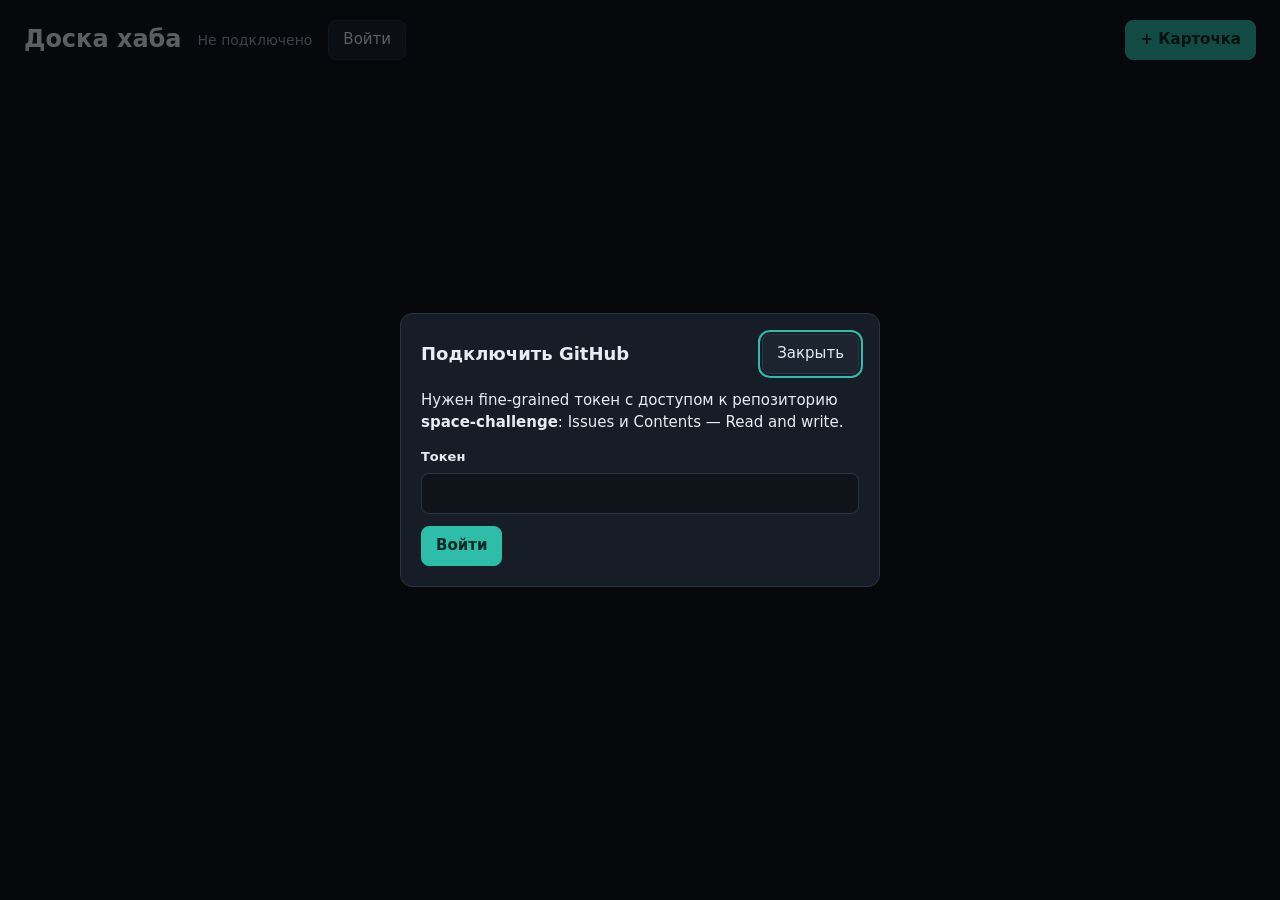
<file: board/index.html>
<!doctype html>
<html lang="ru">
<head>
<meta charset="utf-8">
<meta name="viewport" content="width=device-width, initial-scale=1">
<title>Доска хаба</title>
<link rel="stylesheet" href="style.css?v=9">
</head>
<body>
<header class="top">
  <h1>Доска хаба</h1>
  <span id="conn" class="conn">Не подключено</span>
  <button id="loginBtn" type="button">Войти</button>
  <button id="addBtn" class="primary">+ Карточка</button>
</header>

<main id="board" class="board"></main>

<!-- Вход: токен GitHub хранится только в этом браузере -->
<dialog id="login">
  <form method="dialog" id="loginForm">
    <div class="dlg-head"><h2>Подключить GitHub</h2><button type="button" data-close>Закрыть</button></div>
    <p>Нужен fine-grained токен с доступом к репозиторию <b>space-challenge</b>: Issues и Contents — Read and write.</p>
    <p id="loginError" class="error" hidden></p>
    <label>Токен<input id="tokenInput" type="password" required autocomplete="off"></label>
    <button class="primary">Войти</button>
  </form>
</dialog>

<!-- Новая карточка -->
<dialog id="newCard" class="wide">
  <form id="newForm">
    <div class="dlg-head"><h2 id="formTitle">Новая задача</h2><button type="button" data-close>Закрыть</button></div>
    <div class="grid">
      <div>
        <label>Что сделать<input name="title" required></label>
        <label>Описание<textarea name="body" rows="5" placeholder="Детали, ссылки, критерии готовности. Картинку можно вставить сюда (Ctrl+V)"></textarea></label>
        <p class="hint" id="createHint">Карточка попадёт в «Бэклог». Claude ответит в комментариях: как понял задачу, кому отдаёт и какой ИИ нужен. Работа начнётся после вашего «да».</p>
      <!-- Только при открытии существующей карточки: переписка сверху вниз, поле ответа внизу -->
      <section id="editExtra" hidden>
        <h3>Комментарии</h3>
        <div id="commentForm" class="comment-box">
          <label for="commentText">Новый комментарий</label>
          <textarea id="commentText" name="text" rows="4" placeholder="Сообщение, ссылка или вставьте файл. Enter — отправить, Shift+Enter — новая строка"></textarea>
          <div class="comment-actions">
            <button type="button" id="sendBtn" class="primary">Отправить</button>
            <button type="button" id="attachBtn">Прикрепить файл</button>
            <input type="file" id="attachInput" hidden>
          </div>
        </div>
        <div id="cvComments" class="comments"></div>
        <a id="cvLink" target="_blank" rel="noopener">Открыть на GitHub</a>
      </section>
      </div>
      <aside class="side">
        <div class="field-title">Кто делает</div>
        <div id="whoBoxes" class="chips"></div>
        <p class="hint">Пусто: выберет Claude</p>
        <div class="field-title">Отметки</div>
        <label class="chip"><input type="checkbox" name="blocker"> Блокер запуска</label>
        <label>Статус коротко<input name="status" placeholder="Что сейчас происходит"></label>
        <div class="field-title">ИИ</div>
        <div class="chips">
          <label class="chip"><input type="radio" name="ai" value="claude" checked> Claude</label>
          <label class="chip"><input type="radio" name="ai" value="elevenlabs"> ElevenLabs</label>
          <label class="chip"><input type="radio" name="ai" value="chatgpt"> ChatGPT</label>
        </div>
        <div id="claudeFields">
          <label>Модель ИИ<select name="model"></select></label>
          <label>Мощность<select name="effort"></select></label>
          <p class="hint">Агент работает этой моделью и мощностью. Пусто: выберет Claude</p>
        </div>
        <div id="chatgptFields" hidden>
          <p class="hint">Задача для ChatGPT. Выбор сохранится в GitHub. Автоматический запуск ChatGPT из доски пока не настроен.</p>
        </div>
        <div id="elevenFields" hidden>
          <label>Голос<select name="voice"></select></label>
          <label id="voiceIdField" hidden>ID голоса<input name="voiceId" placeholder="Из библиотеки голосов ElevenLabs"></label>
          <p class="hint">В «Описание» пишите только текст для озвучки. Готовый mp3 придёт ссылкой в комментариях.</p>
        </div>
        <div class="save-row">
          <button id="saveBtn" class="primary">Сохранить</button>
          <button type="button" id="deleteBtn" class="danger" hidden>Удалить</button>
        </div>
      </aside>
    </div>
  </form>
</dialog>


<script src="app.js?v=9"></script>
</body>
</html>
</file>
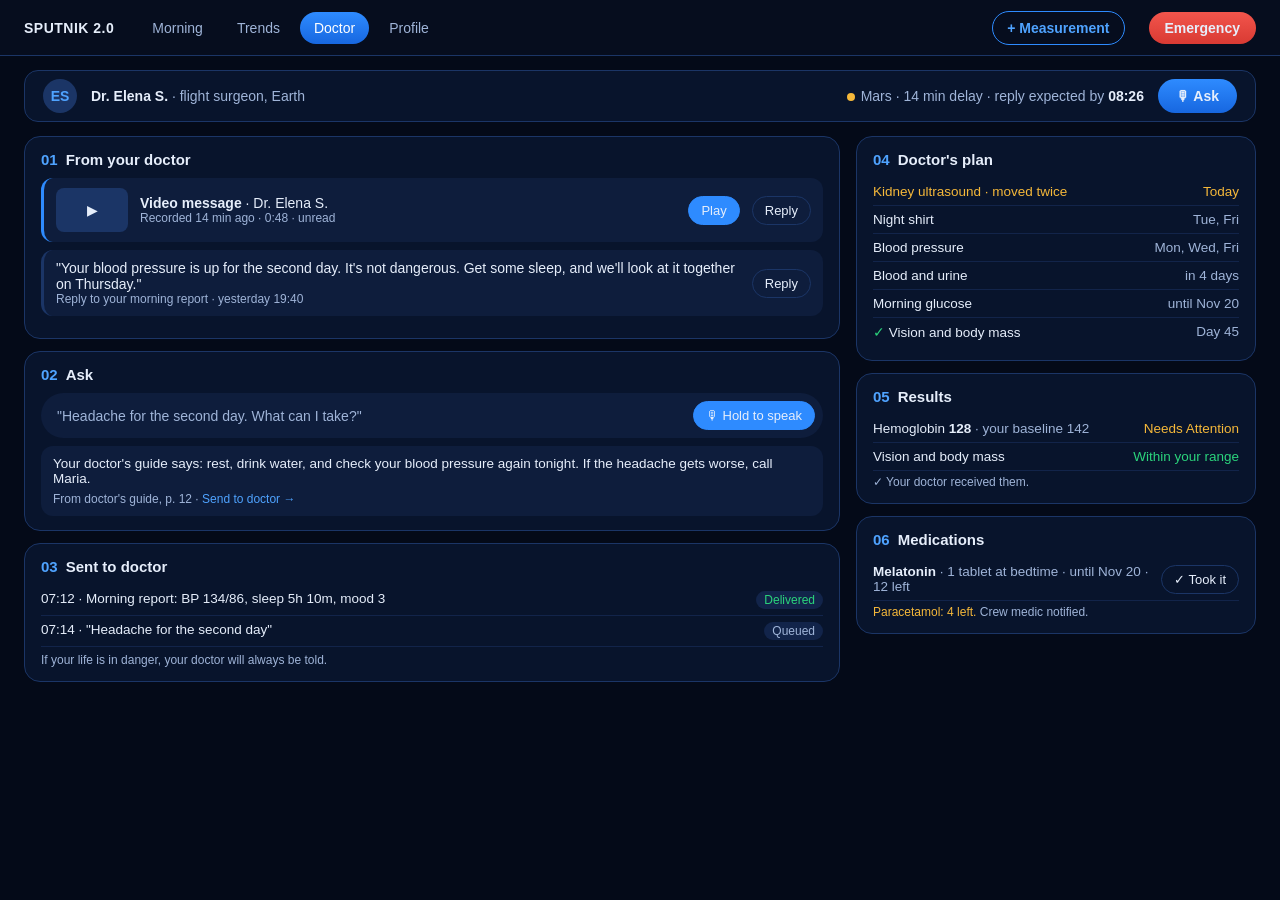
<file: design/vrach/doctor.html>
<!doctype html><html><head><meta charset="utf-8"><style>
*{box-sizing:border-box}body{margin:0;width:1280px;height:719px;background:#040A18;font-family:Inter,Arial,sans-serif;color:#E6EEFB;font-size:14px}
.top{height:56px;background:#060D1E;border-bottom:1px solid #1B3566;display:flex;align-items:center;padding:0 24px;gap:24px}
.logo{font-weight:800;letter-spacing:.5px}.nav{display:flex;gap:6px}.nav span{padding:8px 14px;border-radius:999px;color:#9FB4D8}
.nav .on{background:linear-gradient(#2E8BFF,#1767E0);color:#fff}.sp{flex:1}
.sos{background:linear-gradient(#F2554C,#D93A33);padding:8px 16px;border-radius:999px;font-weight:700}
.add{border:1px solid #2E8BFF;padding:8px 14px;border-radius:999px;color:#4FA3FF;font-weight:600}
.link{margin:14px 24px 0;height:52px;background:#08142C;border:1px solid #1B3566;border-radius:14px;display:flex;align-items:center;padding:0 18px;gap:14px}
.av{width:34px;height:34px;border-radius:50%;background:#1B3566;display:grid;place-items:center;font-weight:700;color:#4FA3FF}
.mut{color:#9FB4D8}.dot{width:8px;height:8px;border-radius:50%;background:#F5B83A;display:inline-block;margin-right:6px}
.ask{background:linear-gradient(#2E8BFF,#1767E0);padding:9px 18px;border-radius:999px;font-weight:700}
.grid{display:grid;grid-template-columns:1fr 400px;gap:16px;margin:14px 24px}
.card{background:#08142C;border:1px solid #1B3566;border-radius:16px;padding:14px 16px;margin-bottom:12px}
h3{margin:0 0 10px;font-size:15px}h3 b{color:#4FA3FF;margin-right:8px}
.msg{background:#0E1D3C;border-radius:12px;padding:10px 12px;margin-bottom:8px;border-left:3px solid #2E8BFF;display:flex;gap:12px;align-items:center}
.msg.read{border-left-color:#1B3566}.btn{border:1px solid #1B3566;padding:6px 12px;border-radius:999px;font-size:13px;white-space:nowrap}
.btn.p{background:#2E8BFF;border-color:#2E8BFF}
.field{display:flex;gap:10px;align-items:center;background:#0E1D3C;border-radius:999px;padding:8px 8px 8px 16px}
.ans{margin-top:8px;font-size:13.5px;background:#0E1D3C;border-radius:12px;padding:10px 12px}
.tag{font-size:12px;color:#9FB4D8}
.row{display:flex;justify-content:space-between;padding:6px 0;border-bottom:1px solid #12244A;font-size:13.5px}.row:last-child{border:0}
.ok{color:#2BD47C}.warn{color:#F5B83A}
.st{font-size:12px;padding:2px 8px;border-radius:999px;background:#12244A;color:#9FB4D8}
.st.g{color:#2BD47C}
</style></head><body>
<div class="top"><span class="logo">SPUTNIK 2.0</span><div class="nav"><span>Morning</span><span>Trends</span><span class="on">Doctor</span><span>Profile</span></div><span class="sp"></span><span class="add">+ Measurement</span><span class="sos">Emergency</span></div>
<div class="link"><div class="av">ES</div><div><b>Dr. Elena S.</b> <span class="mut">· flight surgeon, Earth</span></div><span class="sp"></span>
<span class="mut"><span class="dot"></span>Mars · 14 min delay · reply expected by <b style="color:#E6EEFB">08:26</b></span><span class="ask">🎙 Ask</span></div>
<div class="grid"><div>
<div class="card"><h3><b>01</b>From your doctor</h3>
<div class="msg"><div style="width:72px;height:44px;border-radius:8px;background:#1B3566;display:grid;place-items:center">▶</div><div style="flex:1"><b>Video message</b> · Dr. Elena S.<div class="tag">Recorded 14 min ago · 0:48 · unread</div></div><span class="btn p">Play</span><span class="btn">Reply</span></div>
<div class="msg read"><div style="flex:1">"Your blood pressure is up for the second day. It's not dangerous. Get some sleep, and we'll look at it together on Thursday."<div class="tag">Reply to your morning report · yesterday 19:40</div></div><span class="btn">Reply</span></div></div>
<div class="card"><h3><b>02</b>Ask</h3>
<div class="field"><span class="mut" style="flex:1">"Headache for the second day. What can I take?"</span><span class="btn p">🎙 Hold to speak</span></div>
<div class="ans">Your doctor's guide says: rest, drink water, and check your blood pressure again tonight. If the headache gets worse, call Maria.<div class="tag" style="margin-top:6px">From doctor's guide, p. 12 · <span style="color:#4FA3FF">Send to doctor →</span></div></div></div>
<div class="card"><h3><b>03</b>Sent to doctor</h3>
<div class="row"><span>07:12 · Morning report: BP 134/86, sleep 5h 10m, mood 3</span><span class="st g">Delivered</span></div>
<div class="row"><span>07:14 · "Headache for the second day"</span><span class="st">Queued</span></div>
<div class="tag" style="margin-top:6px">If your life is in danger, your doctor will always be told.</div></div>
</div><div>
<div class="card"><h3><b>04</b>Doctor's plan</h3>
<div class="row"><span class="warn">Kidney ultrasound · moved twice</span><span class="warn">Today</span></div>
<div class="row"><span>Night shirt</span><span class="mut">Tue, Fri</span></div>
<div class="row"><span>Blood pressure</span><span class="mut">Mon, Wed, Fri</span></div>
<div class="row"><span>Blood and urine</span><span class="mut">in 4 days</span></div>
<div class="row"><span>Morning glucose</span><span class="mut">until Nov 20</span></div>
<div class="row"><span><span class="ok">✓</span> Vision and body mass</span><span class="mut">Day 45</span></div></div>
<div class="card"><h3><b>05</b>Results</h3>
<div class="row"><span>Hemoglobin <b>128</b> <span class="mut">· your baseline 142</span></span><span class="warn">Needs Attention</span></div>
<div class="row"><span>Vision and body mass</span><span class="ok">Within your range</span></div>
<div class="tag" style="margin-top:4px">✓ Your doctor received them.</div></div>
<div class="card"><h3><b>06</b>Medications</h3>
<div class="row" style="align-items:center"><span><b>Melatonin</b> <span class="mut">· 1 tablet at bedtime · until Nov 20 · 12 left</span></span><span class="btn">✓ Took it</span></div>
<div class="tag" style="margin-top:4px"><span class="warn">Paracetamol: 4 left.</span> Crew medic notified.</div></div>
</div></div></body></html>
</file>
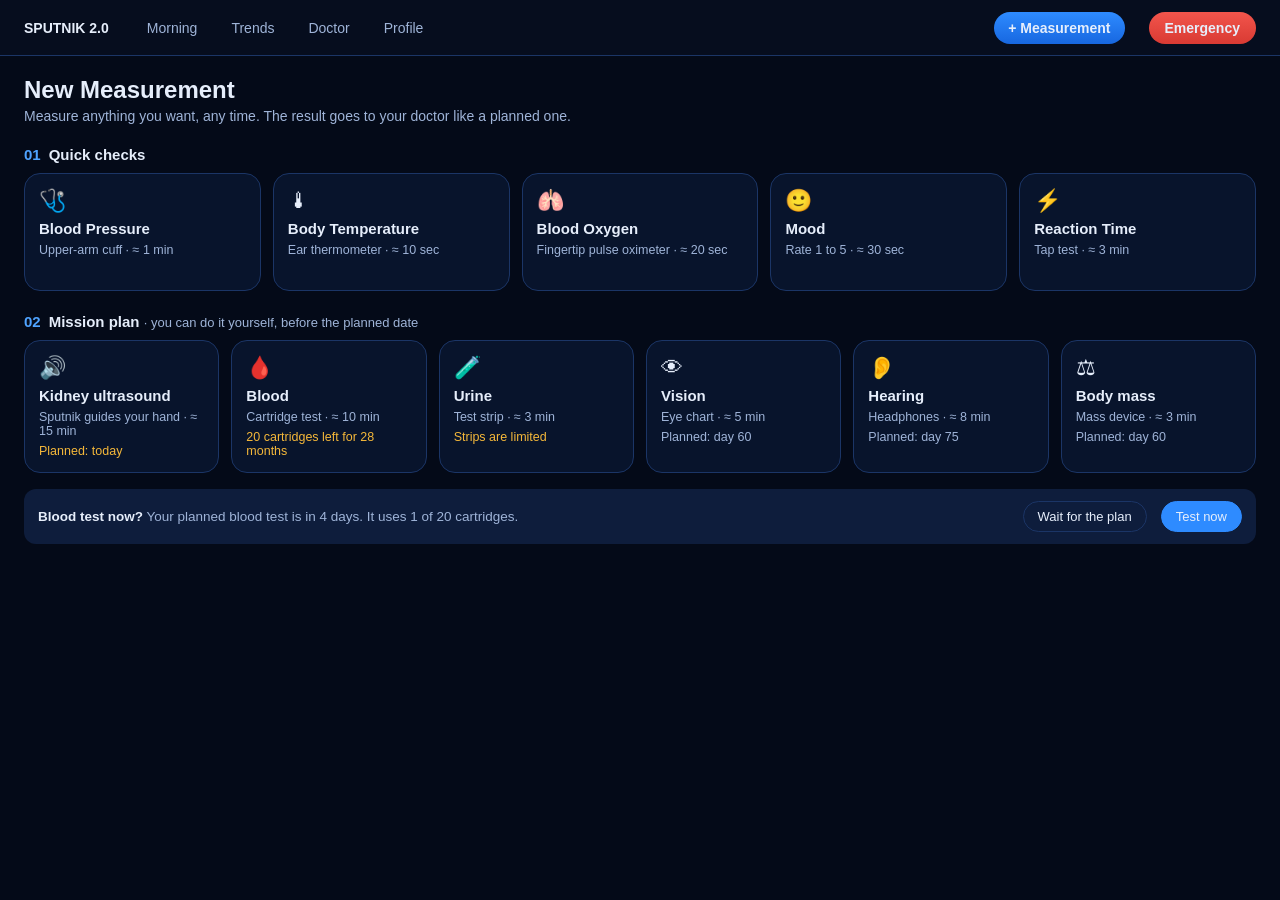
<file: design/vrach/zamer.html>
<!doctype html><html><head><meta charset="utf-8"><style>
*{box-sizing:border-box}body{margin:0;width:1280px;height:719px;background:#040A18;font-family:Inter,Arial,sans-serif;color:#E6EEFB;font-size:14px}
.top{height:56px;background:#060D1E;border-bottom:1px solid #1B3566;display:flex;align-items:center;padding:0 24px;gap:24px}
.logo{font-weight:800}.nav{display:flex;gap:6px}.nav span{padding:8px 14px;border-radius:999px;color:#9FB4D8}.sp{flex:1}
.sos{background:linear-gradient(#F2554C,#D93A33);padding:8px 16px;border-radius:999px;font-weight:700}
.add{background:linear-gradient(#2E8BFF,#1767E0);padding:8px 14px;border-radius:999px;font-weight:700}
.wrap{margin:20px 24px}h2{margin:0 0 4px;font-size:24px}.mut{color:#9FB4D8}
h3{margin:22px 0 10px;font-size:15px}h3 b{color:#4FA3FF;margin-right:8px}
.g{display:grid;gap:12px}.g5{grid-template-columns:repeat(5,1fr)}.g6{grid-template-columns:repeat(6,1fr)}
.c{background:#08142C;border:1px solid #1B3566;border-radius:16px;padding:14px;min-height:118px;display:flex;flex-direction:column;gap:6px}
.c b{font-size:15px}.t{font-size:12.5px;color:#9FB4D8}.ic{font-size:22px}
.w{color:#F5B83A;font-size:12.5px}.ask{margin-top:auto;font-size:12.5px;color:#4FA3FF}
.note{margin-top:16px;background:#0E1D3C;border-radius:12px;padding:12px 14px;font-size:13.5px;display:flex;gap:14px;align-items:center}
.btn{border:1px solid #1B3566;padding:7px 14px;border-radius:999px;font-size:13px}.btn.p{background:#2E8BFF;border-color:#2E8BFF}
</style></head><body>
<div class="top"><span class="logo">SPUTNIK 2.0</span><div class="nav"><span>Morning</span><span>Trends</span><span>Doctor</span><span>Profile</span></div><span class="sp"></span><span class="add">+ Measurement</span><span class="sos">Emergency</span></div>
<div class="wrap"><h2>New Measurement</h2><div class="mut">Measure anything you want, any time. The result goes to your doctor like a planned one.</div>
<h3><b>01</b>Quick checks</h3><div class="g g5">
<div class="c"><span class="ic">🩺</span><b>Blood Pressure</b><span class="t">Upper-arm cuff · ≈ 1 min</span></div>
<div class="c"><span class="ic">🌡</span><b>Body Temperature</b><span class="t">Ear thermometer · ≈ 10 sec</span></div>
<div class="c"><span class="ic">🫁</span><b>Blood Oxygen</b><span class="t">Fingertip pulse oximeter · ≈ 20 sec</span></div>
<div class="c"><span class="ic">🙂</span><b>Mood</b><span class="t">Rate 1 to 5 · ≈ 30 sec</span></div>
<div class="c"><span class="ic">⚡</span><b>Reaction Time</b><span class="t">Tap test · ≈ 3 min</span></div></div>
<h3><b>02</b>Mission plan <span class="mut" style="font-weight:400;font-size:13px">· you can do it yourself, before the planned date</span></h3><div class="g g6">
<div class="c"><span class="ic">🔊</span><b>Kidney ultrasound</b><span class="t">Sputnik guides your hand · ≈ 15 min</span><span class="w">Planned: today</span></div>
<div class="c"><span class="ic">🩸</span><b>Blood</b><span class="t">Cartridge test · ≈ 10 min</span><span class="w">20 cartridges left for 28 months</span></div>
<div class="c"><span class="ic">🧪</span><b>Urine</b><span class="t">Test strip · ≈ 3 min</span><span class="w">Strips are limited</span></div>
<div class="c"><span class="ic">👁</span><b>Vision</b><span class="t">Eye chart · ≈ 5 min</span><span class="t">Planned: day 60</span></div>
<div class="c"><span class="ic">👂</span><b>Hearing</b><span class="t">Headphones · ≈ 8 min</span><span class="t">Planned: day 75</span></div>
<div class="c"><span class="ic">⚖</span><b>Body mass</b><span class="t">Mass device · ≈ 3 min</span><span class="t">Planned: day 60</span></div></div>
<div class="note"><span style="flex:1"><b>Blood test now?</b> <span class="mut">Your planned blood test is in 4 days. It uses 1 of 20 cartridges.</span></span><span class="btn">Wait for the plan</span><span class="btn p">Test now</span></div>
</div></body></html>
</file>
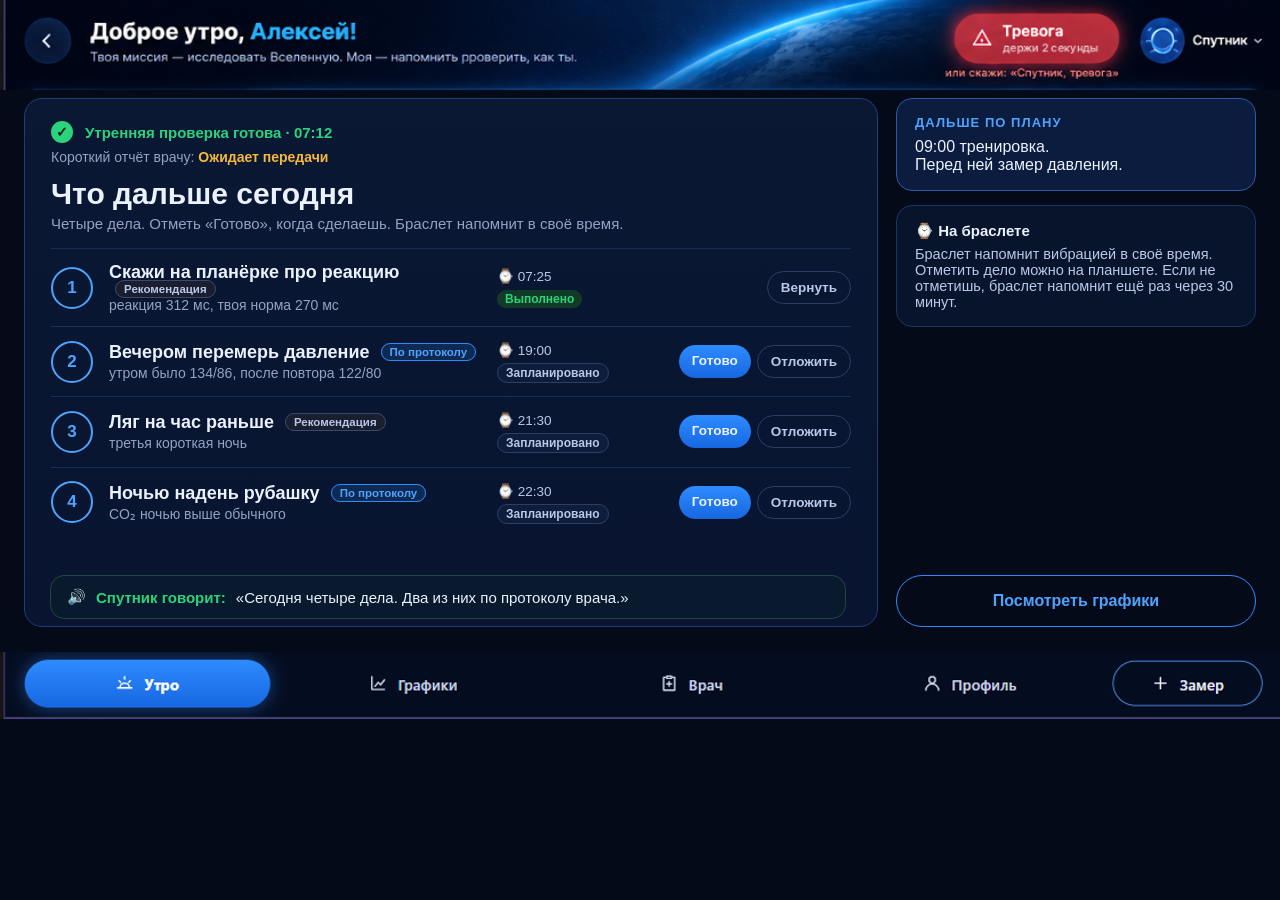
<file: design/prinyato/html/dalshe.html>
<html><head><meta charset="utf-8"><style>
body{margin:0;width:1280px;height:719px;background:#040A18;font-family:Inter,sans-serif;color:#EAF1FF;position:relative;overflow:hidden}
.hdr{position:absolute;top:0;left:0;width:1280px;height:90px;background:url(hdr.png)}
.menu{position:absolute;bottom:0;left:0;width:1280px;height:80px;background:url(menu.png)}
.wrap{position:absolute;top:98px;left:24px;right:24px;bottom:92px;display:grid;grid-template-columns:1fr 360px;gap:18px}
.card{background:linear-gradient(180deg,#0A1834,#081430);border:1px solid #1E3E78;border-radius:18px;padding:22px 26px;position:relative}
.done{display:flex;align-items:center;gap:12px;font-size:15px;color:#2BD47C;font-weight:600}
.done i{width:22px;height:22px;border-radius:50%;background:#2BD47C;color:#062014;font-style:normal;display:grid;place-items:center;font-size:14px;font-weight:800}
h1{font-size:30px;margin:12px 0 4px}
.sub{color:#93A3C4;font-size:15px;margin-bottom:16px}
.it{display:grid;grid-template-columns:44px 1fr 150px 190px;gap:14px;align-items:center;padding:13px 0;border-top:1px solid #16305E}
.n{width:38px;height:38px;border-radius:50%;border:2px solid #4FA3FF;color:#4FA3FF;display:grid;place-items:center;font-weight:700;font-size:17px}
.it.now .n{border-color:#F5B83A;color:#F5B83A}
.t{font-size:18px;font-weight:600}.t small{display:block;font-size:14px;color:#93A3C4;font-weight:400;margin-top:2px}
.br{justify-self:end;display:flex;align-items:center;gap:8px;font-size:13.5px;color:#B8C8E8;background:#0E1D3C;border:1px solid #1E3E78;border-radius:999px;padding:6px 12px}
.br svg{width:16px;height:16px}
.side{display:flex;flex-direction:column;gap:14px}
.plan{background:#0B1C3E;border:1px solid #2A5AA8;border-radius:16px;padding:16px 18px}
.plan b{color:#4FA3FF;font-size:13px;letter-spacing:.08em}
.plan p{margin:8px 0 0;font-size:16px}
.wb{background:#08142C;border:1px solid #1B3566;border-radius:16px;padding:16px 18px;font-size:14.5px;color:#B8C8E8}
.wb .w{display:flex;gap:10px;align-items:center;font-weight:700;color:#EAF1FF;font-size:15px;margin-bottom:6px}
.btn{margin-top:auto;height:56px;border-radius:999px;background:linear-gradient(180deg,#2E8BFF,#1767E0);display:grid;place-items:center;font-weight:700;font-size:17px}
.say{position:absolute;left:24px;right:24px;bottom:96px;height:0}
.sp{position:absolute;left:26px;right:26px;bottom:18px;background:#0A1A2E;border:1px solid #1D4A3A;border-radius:14px;padding:12px 16px;font-size:15px;display:flex;gap:10px;align-items:center}
.sp b{color:#2BD47C}
.dots{margin-left:auto;display:flex;gap:6px}.dots i{width:8px;height:8px;border-radius:50%;background:#2A3E66}.dots i.on{background:#2BD47C}
.rep{font-size:14px;color:#93A3C4;margin-top:6px}.rep em{font-style:normal;font-weight:700;color:#F5B83A}
.tag{white-space:nowrap;font-size:11.5px;font-weight:700;padding:2px 8px;border-radius:999px;margin-left:6px;vertical-align:2px}.tag.p{background:#0E2A52;color:#4FA3FF;border:1px solid #2E8BFF}.tag.r{background:#1A1E2E;color:#B8C8E8;border:1px solid #3A4A6A}
.tm{font-size:13.5px;color:#B8C8E8;line-height:1.7}.st{font-style:normal;font-size:12px;font-weight:700;padding:2px 8px;border-radius:999px}.st.d{background:#123A28;color:#2BD47C}.st.q{background:#0E1D3C;color:#B8C8E8;border:1px solid #2A3E66}.st.w{background:#3A2A0E;color:#F5B83A}
.acts{display:flex;gap:6px;justify-self:end}.b1,.b2{font-size:13.5px;font-weight:700;padding:8px 13px;border-radius:999px}.b1{background:linear-gradient(180deg,#2E8BFF,#1767E0)}.b2{border:1px solid #2A3E66;color:#B8C8E8}.ok{color:#2BD47C;font-weight:700;font-size:14px}
.btn2{margin-top:auto;height:50px;border-radius:999px;border:1px solid #2E8BFF;color:#4FA3FF;display:grid;place-items:center;font-weight:700;font-size:16px}
</style></head><body>
<div class="hdr"></div>
<div class="wrap">
 <div class="card">
  <div class="done"><i>✓</i>Утренняя проверка готова · 07:12</div><div class="rep">Короткий отчёт врачу: <em>Ожидает передачи</em></div>
  <h1>Что дальше сегодня</h1>
  <div class="sub">Четыре дела. Отметь «Готово», когда сделаешь. Браслет напомнит в своё время.</div>
<div class="it"><div class="n">1</div><div class="t">Скажи на планёрке про реакцию <span class="tag r">Рекомендация</span><small>реакция 312 мс, твоя норма 270 мс</small></div><div class="tm">⌚ 07:25<br><em class="st d">Выполнено</em></div><div class="acts"><span class="b2">Вернуть</span></div></div>
<div class="it"><div class="n">2</div><div class="t">Вечером перемерь давление <span class="tag p">По протоколу</span><small>утром было 134/86, после повтора 122/80</small></div><div class="tm">⌚ 19:00<br><em class="st q">Запланировано</em></div><div class="acts"><span class="b1">Готово</span><span class="b2">Отложить</span></div></div>
<div class="it"><div class="n">3</div><div class="t">Ляг на час раньше <span class="tag r">Рекомендация</span><small>третья короткая ночь</small></div><div class="tm">⌚ 21:30<br><em class="st q">Запланировано</em></div><div class="acts"><span class="b1">Готово</span><span class="b2">Отложить</span></div></div>
<div class="it"><div class="n">4</div><div class="t">Ночью надень рубашку <span class="tag p">По протоколу</span><small>CO₂ ночью выше обычного</small></div><div class="tm">⌚ 22:30<br><em class="st q">Запланировано</em></div><div class="acts"><span class="b1">Готово</span><span class="b2">Отложить</span></div></div>
 </div>
 <div class="side">
  <div class="plan"><b>ДАЛЬШЕ ПО ПЛАНУ</b><p>09:00 тренировка.<br>Перед ней замер давления.</p></div>
  <div class="wb"><div class="w">⌚ На браслете</div>Браслет напомнит вибрацией в своё время. Отметить дело можно на планшете. Если не отметишь, браслет напомнит ещё раз через 30 минут.</div>
  <div class="btn2">Посмотреть графики</div>
 </div>
</div>
<div class="sp" style="bottom:100px;left:50px;right:434px"><span style="color:#2BD47C">🔊</span><b>Спутник говорит:</b>«Сегодня четыре дела. Два из них по протоколу врача.»</div>
<div class="menu"></div><div style="position:absolute;left:0;right:0;top:632px;height:20px;background:#040A18"></div>
</body></html>
</file>
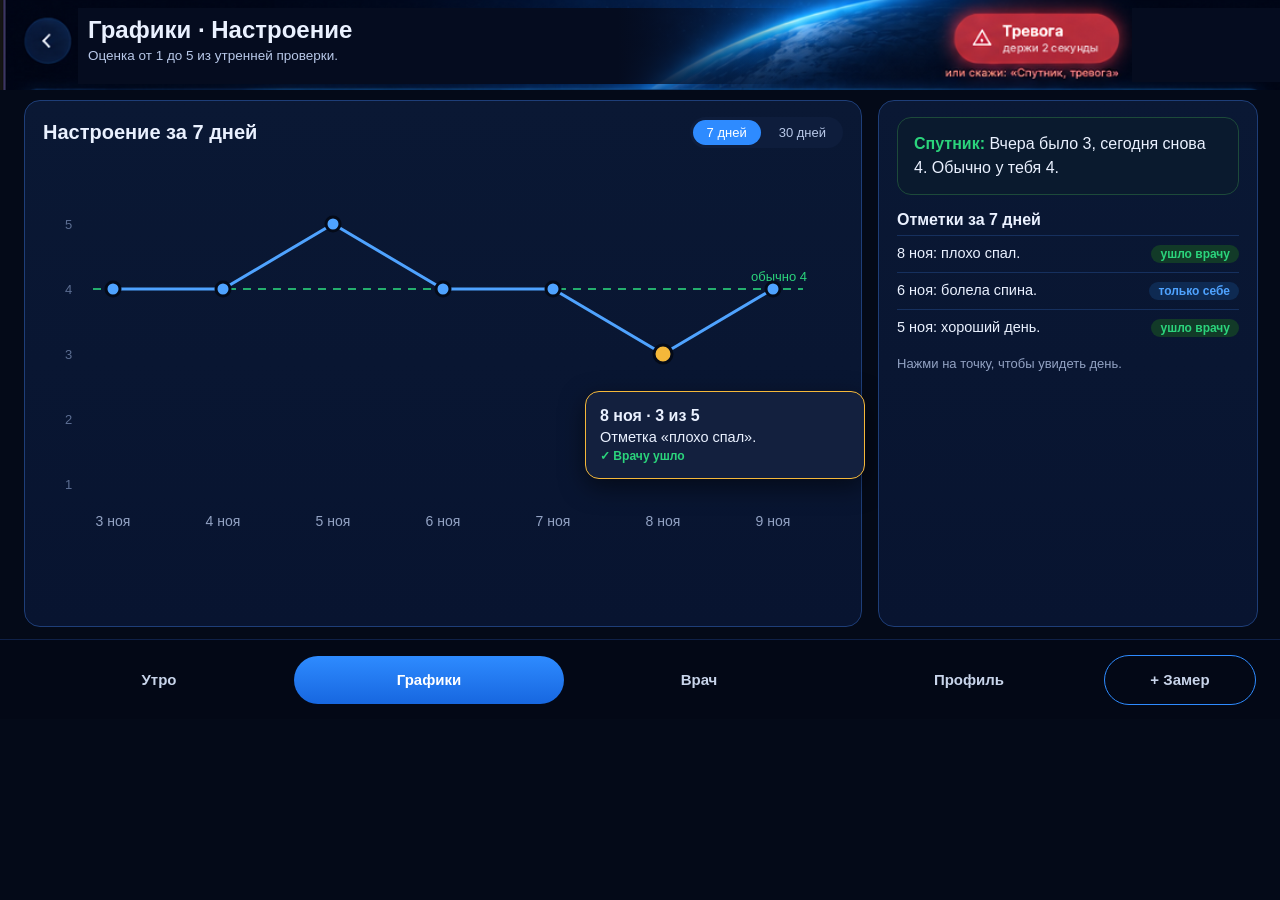
<file: design/prinyato/html/grafik-nastroenie.html>
<html><head><meta charset="utf-8"><style>body{margin:0;width:1280px;height:719px;background:#040A18;font-family:Inter,sans-serif;color:#EAF1FF;position:relative;overflow:hidden}
.hdr{position:absolute;top:0;left:0;width:1280px;height:90px;background:url(hdr.png)}.ht{position:absolute;left:78px;top:8px;width:720px;height:76px;background:linear-gradient(90deg,#050C1F 75%,rgba(5,12,31,0));padding:8px 10px;box-sizing:border-box}.ht h1{margin:0;font-size:24px}.ht p{margin:4px 0 0;font-size:13.5px;color:#B8C8E8}
.nocar{position:absolute;left:1132px;top:8px;width:148px;height:74px;background:#050C1F}
.wrap{position:absolute;top:100px;left:24px;right:24px;bottom:92px;display:grid;grid-template-columns:1fr 380px;gap:16px}
.card{background:linear-gradient(180deg,#0A1834,#081430);border:1px solid #1E3E78;border-radius:16px;padding:16px 18px;position:relative}
.seg{display:flex;gap:4px;background:#0E1D3C;border-radius:999px;padding:3px;font-size:13px;width:max-content}.seg i{font-style:normal;padding:5px 14px;border-radius:999px;color:#B8C8E8}.seg i.on{background:#2E8BFF;color:#fff}
.pop{position:absolute;left:560px;top:290px;width:250px;background:#13203E;border:1px solid #F5B83A;border-radius:14px;padding:12px 14px;font-size:14.5px;line-height:1.45;box-shadow:0 8px 24px rgba(0,0,0,.5)}.pop b{font-size:16px}.pop small{color:#2BD47C;font-weight:700}
.say{background:#0A1A2E;border:1px solid #1D4A3A;border-radius:14px;padding:14px 16px;font-size:16px;line-height:1.5}.say b{color:#2BD47C}
.h{font-size:16px;font-weight:700;margin:16px 0 6px}.t{display:flex;gap:10px;padding:9px 0;border-top:1px solid #16305E;font-size:14.5px}.t span{flex:1}.t em{font-style:normal;font-size:12px;font-weight:700;padding:2px 9px;border-radius:999px;height:max-content}.d{background:#123A28;color:#2BD47C}.m{background:#0E2A52;color:#4FA3FF}
.menu{position:absolute;bottom:0;left:0;width:1280px;height:80px;background:#030816;border-top:1px solid #0F2148;display:flex;align-items:center;padding:0 24px;box-sizing:border-box}.menu a{flex:1;text-align:center;font-size:15px;font-weight:600;color:#C8D4EA;height:48px;display:grid;place-items:center}.menu a.on{background:linear-gradient(180deg,#2E8BFF,#1767E0);border-radius:999px;color:#fff}.menu a.z{flex:none;width:150px;border:1px solid #2E8BFF;border-radius:999px}
</style></head><body><div class="hdr"></div><div class="ht"><h1>Графики · Настроение</h1><p>Оценка от 1 до 5 из утренней проверки.</p></div><div class="nocar"></div>
<div class="wrap"><div class="card"><div style="display:flex;align-items:center;gap:14px"><b style="font-size:20px">Настроение за 7 дней</b><div class="seg" style="margin-left:auto"><i class="on">7 дней</i><i>30 дней</i></div></div>
<svg width="800" height="390" viewBox="0 0 800 390" style="margin-top:6px"><text x="22" y="335" fill="#5C6E92" font-size="13">1</text><text x="22" y="270" fill="#5C6E92" font-size="13">2</text><text x="22" y="205" fill="#5C6E92" font-size="13">3</text><text x="22" y="140" fill="#5C6E92" font-size="13">4</text><text x="22" y="75" fill="#5C6E92" font-size="13">5</text>
<line x1="50" x2="760" y1="135" y2="135" stroke="#2BD47C" stroke-width="2" stroke-dasharray="8 7" opacity=".8"/><text x="764" y="127" fill="#2BD47C" font-size="13" text-anchor="end">обычно 4</text>
<polyline points="70,135 180,135 290,70 400,135 510,135 620,200 730,135" fill="none" stroke="#4FA3FF" stroke-width="3"/><circle cx="70" cy="135" r="24" fill="transparent"/><circle cx="70" cy="135" r="7" fill="#4FA3FF" stroke="#040A18" stroke-width="3"/><circle cx="180" cy="135" r="24" fill="transparent"/><circle cx="180" cy="135" r="7" fill="#4FA3FF" stroke="#040A18" stroke-width="3"/><circle cx="290" cy="70" r="24" fill="transparent"/><circle cx="290" cy="70" r="7" fill="#4FA3FF" stroke="#040A18" stroke-width="3"/><circle cx="400" cy="135" r="24" fill="transparent"/><circle cx="400" cy="135" r="7" fill="#4FA3FF" stroke="#040A18" stroke-width="3"/><circle cx="510" cy="135" r="24" fill="transparent"/><circle cx="510" cy="135" r="7" fill="#4FA3FF" stroke="#040A18" stroke-width="3"/><circle cx="620" cy="200" r="24" fill="transparent"/><circle cx="620" cy="200" r="9" fill="#F5B83A" stroke="#040A18" stroke-width="3"/><circle cx="730" cy="135" r="24" fill="transparent"/><circle cx="730" cy="135" r="7" fill="#4FA3FF" stroke="#040A18" stroke-width="3"/><text x="70" y="372" text-anchor="middle" fill="#93A3C4" font-size="14">3 ноя</text><text x="180" y="372" text-anchor="middle" fill="#93A3C4" font-size="14">4 ноя</text><text x="290" y="372" text-anchor="middle" fill="#93A3C4" font-size="14">5 ноя</text><text x="400" y="372" text-anchor="middle" fill="#93A3C4" font-size="14">6 ноя</text><text x="510" y="372" text-anchor="middle" fill="#93A3C4" font-size="14">7 ноя</text><text x="620" y="372" text-anchor="middle" fill="#93A3C4" font-size="14">8 ноя</text><text x="730" y="372" text-anchor="middle" fill="#93A3C4" font-size="14">9 ноя</text></svg>
<div class="pop"><b>8 ноя · 3 из 5</b><br>Отметка «плохо спал».<br><small>✓ Врачу ушло</small></div></div>
<div class="card"><div class="say"><b>Спутник:</b> Вчера было 3, сегодня снова 4. Обычно у тебя 4.</div>
<div class="h">Отметки за 7 дней</div>
<div class="t"><span>8 ноя: плохо спал.</span><em class="d">ушло врачу</em></div>
<div class="t"><span>6 ноя: болела спина.</span><em class="m">только себе</em></div>
<div class="t"><span>5 ноя: хороший день.</span><em class="d">ушло врачу</em></div>
<div style="font-size:13px;color:#93A3C4;margin-top:10px">Нажми на точку, чтобы увидеть день.</div></div></div>
<div class="menu"><a>Утро</a><a class="on">Графики</a><a>Врач</a><a>Профиль</a><a class="z">+ Замер</a></div></body></html>
</file>
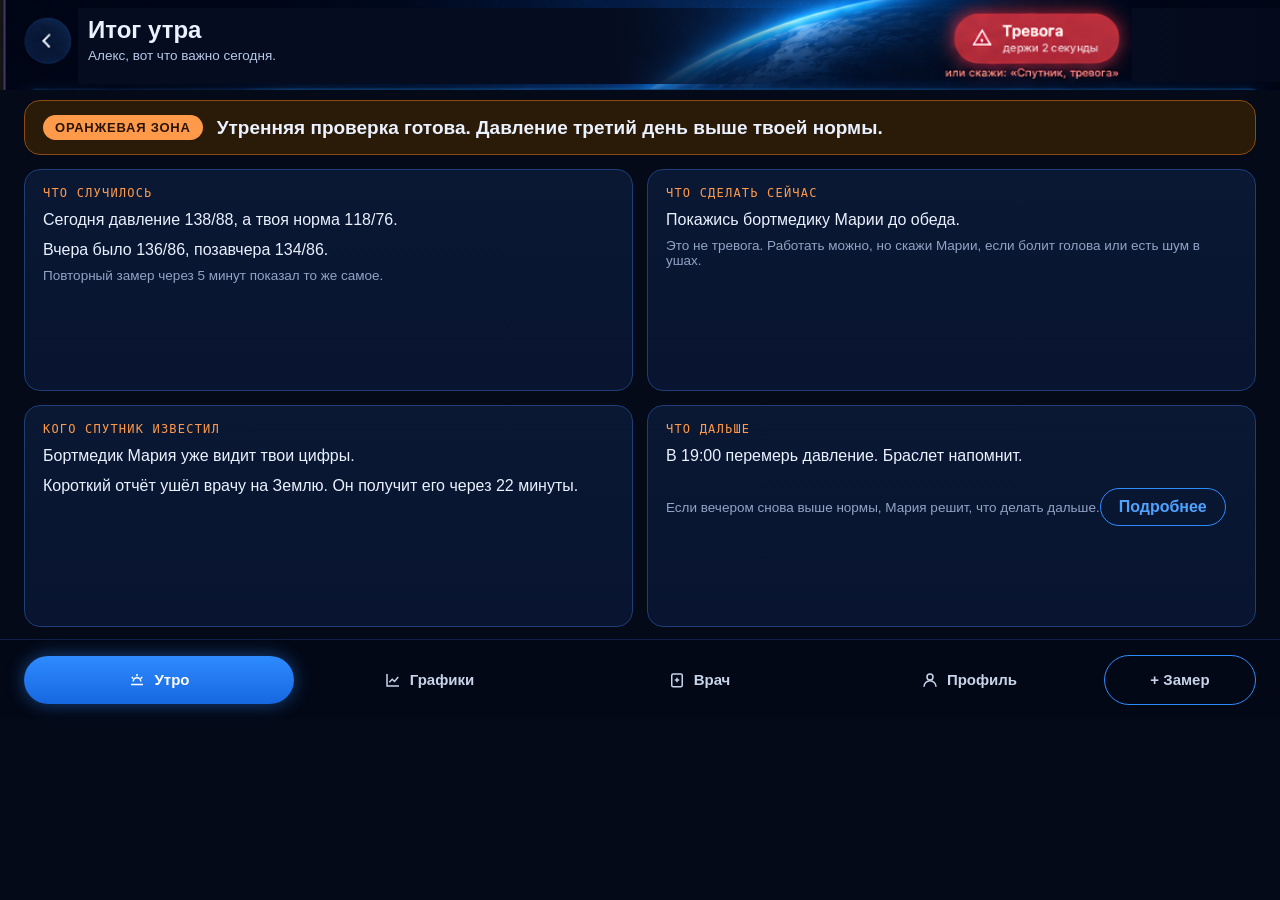
<file: design/prinyato/html/itog-oranzh.html>
<html><head><meta charset="utf-8"><style>
body{margin:0;width:1280px;height:719px;background:#040A18;font-family:Inter,sans-serif;color:#EAF1FF;position:relative;overflow:hidden}
.hdr{position:absolute;top:0;left:0;width:1280px;height:90px;background:url(hdr.png)}
.ht{position:absolute;left:78px;top:8px;width:720px;height:76px;background:linear-gradient(90deg,#050C1F 75%,rgba(5,12,31,0));padding:8px 10px;box-sizing:border-box}
.ht h1{margin:0;font-size:24px;font-weight:700}.ht p{margin:4px 0 0;font-size:13.5px;color:#B8C8E8}
.nocar{position:absolute;left:1132px;top:8px;width:148px;height:74px;background:linear-gradient(90deg,#050C1F,#040A1A)}
.wrap{position:absolute;top:100px;left:24px;right:24px;bottom:92px;display:grid;grid-template-columns:1fr 1fr 1fr;gap:14px}
.col{display:flex;flex-direction:column;gap:14px;min-height:0}
.card{background:linear-gradient(180deg,#0A1834,#081430);border:1px solid #1E3E78;border-radius:16px;padding:14px 16px}
.h{display:flex;gap:10px;align-items:center;font-size:16px;font-weight:700;margin-bottom:8px}
.h b{font-family:"JetBrains Mono",monospace;color:#4FA3FF;font-size:13px}
.s{font-size:12.5px;color:#93A3C4;line-height:1.45}
.me{display:flex;gap:12px;align-items:center;margin-bottom:8px}
.av{width:54px;height:54px;border-radius:50%;background:radial-gradient(circle at 35% 30%,#3D7BE0,#13306A);display:grid;place-items:center;font-size:22px;font-weight:800;border:2px solid #4FA3FF}
.me .n{font-size:20px;font-weight:700}.me .r{font-size:13px;color:#B8C8E8}
table{width:100%;border-collapse:collapse;font-size:13px}
td{padding:5px 0;border-top:1px solid #16305E}td:nth-child(2){text-align:right;font-weight:700;color:#2BD47C}
.row{display:flex;align-items:center;gap:10px;padding:7px 0;border-top:1px solid #16305E;font-size:13.5px}
.row:first-of-type{border-top:0}.card .row{padding:6px 0}
.row span{flex:1}.row small{display:block;font-size:11.5px;color:#93A3C4;margin-top:1px}
.tg{width:38px;height:22px;border-radius:999px;background:#2E8BFF;position:relative;flex:none}
.tg:after{content:"";position:absolute;right:3px;top:3px;width:16px;height:16px;border-radius:50%;background:#fff}
.tg.off{background:#25365A}.tg.off:after{right:auto;left:3px}
.tg.lock{background:#3A4A6A;opacity:.7}
.red{margin-top:6px;background:#2A0E14;border:1px solid #7A2630;border-radius:10px;padding:8px 10px;font-size:12.5px;color:#FF9A92}
.lnk{color:#4FA3FF;font-size:13px;font-weight:600}
.seg{display:flex;gap:4px;background:#0E1D3C;border-radius:999px;padding:3px;font-size:12px}
.seg i{font-style:normal;padding:3px 9px;border-radius:999px;color:#B8C8E8}.seg i.on{background:#2E8BFF;color:#fff}
.bar{width:90px;height:6px;border-radius:3px;background:#25365A;position:relative}.bar i{position:absolute;left:0;top:0;bottom:0;border-radius:3px;background:#4FA3FF}
.out{margin-top:auto;height:48px;border-radius:999px;background:#13203E;border:1px solid #2A3E66;display:grid;place-items:center;font-weight:700;font-size:15px;color:#B8C8E8}
.menu{position:absolute;bottom:0;left:0;width:1280px;height:80px;background:#030816;border-top:1px solid #0F2148;display:flex;align-items:center;padding:0 24px;box-sizing:border-box;gap:0}
.menu a{flex:1;text-align:center;font-size:15px;font-weight:600;color:#C8D4EA;display:flex;justify-content:center;align-items:center;gap:8px;height:48px}
.menu a.on{background:linear-gradient(180deg,#2E8BFF,#1767E0);border-radius:999px;color:#fff;box-shadow:0 0 18px rgba(46,139,255,.45)}
.menu a.z{flex:none;width:150px;border:1px solid #2E8BFF;border-radius:999px}
.menu svg{width:18px;height:18px}
.row i.ok,.row i.no{font-style:normal;width:22px;height:22px;border-radius:50%;display:grid;place-items:center;font-weight:800;flex:none;font-size:13px}.row i.ok{background:#123A28;color:#2BD47C}.row i.no{background:#2A1A22;color:#FF8A7E}
</style><style>
.ow{position:absolute;top:100px;left:24px;right:24px;bottom:92px;display:grid;grid-template-columns:1fr 1fr;grid-template-rows:auto 1fr 1fr;gap:14px}
.top{grid-column:1/-1;display:flex;align-items:center;gap:14px;background:#2A1A08;border:1px solid #8A4A12;border-radius:16px;padding:14px 18px}
.top .z{background:#FF9A4A;color:#2A1404;font-weight:800;border-radius:999px;padding:5px 12px;font-size:13px;letter-spacing:.06em}
.top b{font-size:19px}
.blk{background:linear-gradient(180deg,#0A1834,#081430);border:1px solid #1E3E78;border-radius:16px;padding:16px 18px}
.blk .k{font-family:"JetBrains Mono",monospace;font-size:12px;letter-spacing:.1em;color:#FF9A4A;margin-bottom:8px}
.blk p{margin:0 0 6px;font-size:16px;line-height:1.5}.blk small{color:#93A3C4;font-size:13.5px}
.more{position:absolute;right:24px;bottom:100px}
</style></head><body>
<div class="hdr"></div>
<div class="ht"><h1>Итог утра</h1><p>Алекс, вот что важно сегодня.</p></div>
<div class="nocar"></div>
<div class="ow">
 <div class="top"><span class="z">ОРАНЖЕВАЯ ЗОНА</span><b>Утренняя проверка готова. Давление третий день выше твоей нормы.</b></div>
 <div class="blk"><div class="k">ЧТО СЛУЧИЛОСЬ</div><p>Сегодня давление 138/88, а твоя норма 118/76.</p><p>Вчера было 136/86, позавчера 134/86.</p><small>Повторный замер через 5 минут показал то же самое.</small></div>
 <div class="blk"><div class="k">ЧТО СДЕЛАТЬ СЕЙЧАС</div><p>Покажись бортмедику Марии до обеда.</p><small>Это не тревога. Работать можно, но скажи Марии, если болит голова или есть шум в ушах.</small></div>
 <div class="blk"><div class="k">КОГО СПУТНИК ИЗВЕСТИЛ</div><p>Бортмедик Мария уже видит твои цифры.</p><p>Короткий отчёт ушёл врачу на Землю. Он получит его через 22 минуты.</p></div>
 <div class="blk"><div class="k">ЧТО ДАЛЬШЕ</div><p>В 19:00 перемерь давление. Браслет напомнит.</p><small>Если вечером снова выше нормы, Мария решит, что делать дальше.</small><div style="margin-top:14px;display:inline-block;border:1px solid #2E8BFF;color:#4FA3FF;border-radius:999px;padding:9px 18px;font-weight:700">Подробнее</div></div>
</div>
<div class="menu">
 <a class="on"><svg viewBox="0 0 24 24" fill="none" stroke="currentColor" stroke-width="2"><path d="M4 18h16M7 14a5 5 0 0110 0M12 4v3M5 8l2 2M19 8l-2 2"/></svg>Утро</a>
 <a><svg viewBox="0 0 24 24" fill="none" stroke="currentColor" stroke-width="2"><path d="M4 4v16h16M7 15l4-4 3 3 5-6"/></svg>Графики</a>
 <a><svg viewBox="0 0 24 24" fill="none" stroke="currentColor" stroke-width="2"><rect x="5" y="4" width="14" height="17" rx="2"/><path d="M12 9v6M9 12h6"/></svg>Врач</a>
 <a><svg viewBox="0 0 24 24" fill="none" stroke="currentColor" stroke-width="2"><circle cx="12" cy="8" r="4"/><path d="M4 21a8 8 0 0116 0"/></svg>Профиль</a>
 <a class="z">+ Замер</a>
</div>
</body></html>
</file>
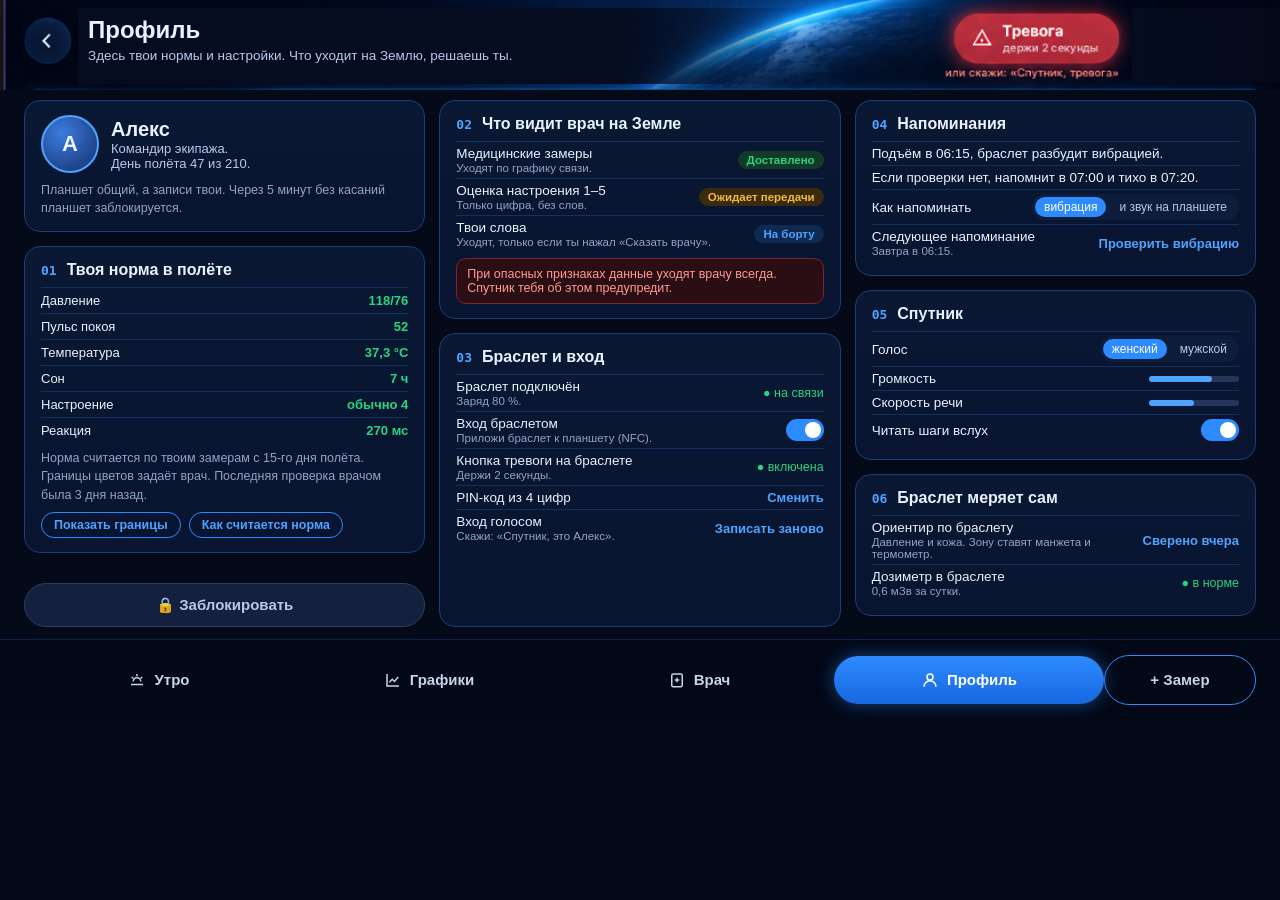
<file: design/prinyato/html/profil.html>
<html><head><meta charset="utf-8"><style>
body{margin:0;width:1280px;height:719px;background:#040A18;font-family:Inter,sans-serif;color:#EAF1FF;position:relative;overflow:hidden}
.hdr{position:absolute;top:0;left:0;width:1280px;height:90px;background:url(hdr.png)}
.ht{position:absolute;left:78px;top:8px;width:720px;height:76px;background:linear-gradient(90deg,#050C1F 75%,rgba(5,12,31,0));padding:8px 10px;box-sizing:border-box}
.ht h1{margin:0;font-size:24px;font-weight:700}.ht p{margin:4px 0 0;font-size:13.5px;color:#B8C8E8}
.nocar{position:absolute;left:1132px;top:8px;width:148px;height:74px;background:linear-gradient(90deg,#050C1F,#040A1A)}
.wrap{position:absolute;top:100px;left:24px;right:24px;bottom:92px;display:grid;grid-template-columns:1fr 1fr 1fr;gap:14px}
.col{display:flex;flex-direction:column;gap:14px;min-height:0}
.card{background:linear-gradient(180deg,#0A1834,#081430);border:1px solid #1E3E78;border-radius:16px;padding:14px 16px}
.h{display:flex;gap:10px;align-items:center;font-size:16px;font-weight:700;margin-bottom:8px}
.h b{font-family:"JetBrains Mono",monospace;color:#4FA3FF;font-size:13px}
.s{font-size:12.5px;color:#93A3C4;line-height:1.45}
.me{display:flex;gap:12px;align-items:center;margin-bottom:8px}
.av{width:54px;height:54px;border-radius:50%;background:radial-gradient(circle at 35% 30%,#3D7BE0,#13306A);display:grid;place-items:center;font-size:22px;font-weight:800;border:2px solid #4FA3FF}
.me .n{font-size:20px;font-weight:700}.me .r{font-size:13px;color:#B8C8E8}
table{width:100%;border-collapse:collapse;font-size:13px}
td{padding:5px 0;border-top:1px solid #16305E}td:nth-child(2){text-align:right;font-weight:700;color:#2BD47C}
.row{display:flex;align-items:center;gap:10px;padding:7px 0;border-top:1px solid #16305E;font-size:13.5px}
.row:first-of-type{border-top:0}.card .row{padding:4px 0}
.row span{flex:1}.row small{display:block;font-size:11.5px;color:#93A3C4;margin-top:1px}
.tg{width:38px;height:22px;border-radius:999px;background:#2E8BFF;position:relative;flex:none}
.tg:after{content:"";position:absolute;right:3px;top:3px;width:16px;height:16px;border-radius:50%;background:#fff}
.tg.off{background:#25365A}.tg.off:after{right:auto;left:3px}
.tg.lock{background:#3A4A6A;opacity:.7}
.red{margin-top:6px;background:#2A0E14;border:1px solid #7A2630;border-radius:10px;padding:8px 10px;font-size:12.5px;color:#FF9A92}
.lnk{color:#4FA3FF;font-size:13px;font-weight:600}
.seg{display:flex;gap:4px;background:#0E1D3C;border-radius:999px;padding:3px;font-size:12px}
.seg i{font-style:normal;padding:3px 9px;border-radius:999px;color:#B8C8E8}.seg i.on{background:#2E8BFF;color:#fff}
.bar{width:90px;height:6px;border-radius:3px;background:#25365A;position:relative}.bar i{position:absolute;left:0;top:0;bottom:0;border-radius:3px;background:#4FA3FF}
.out{margin-top:auto;height:42px;border-radius:999px;background:#13203E;border:1px solid #2A3E66;display:grid;place-items:center;font-weight:700;font-size:15px;color:#B8C8E8}
.menu{position:absolute;bottom:0;left:0;width:1280px;height:80px;background:#030816;border-top:1px solid #0F2148;display:flex;align-items:center;padding:0 24px;box-sizing:border-box;gap:0}
.menu a{flex:1;text-align:center;font-size:15px;font-weight:600;color:#C8D4EA;display:flex;justify-content:center;align-items:center;gap:8px;height:48px}
.menu a.on{background:linear-gradient(180deg,#2E8BFF,#1767E0);border-radius:999px;color:#fff;box-shadow:0 0 18px rgba(46,139,255,.45)}
.menu a.z{flex:none;width:150px;border:1px solid #2E8BFF;border-radius:999px}
.menu svg{width:18px;height:18px}
.row i.ok,.row i.no{font-style:normal;width:22px;height:22px;border-radius:50%;display:grid;place-items:center;font-weight:800;flex:none;font-size:13px}.row i.ok{background:#123A28;color:#2BD47C}.row i.no{background:#2A1A22;color:#FF8A7E}
.st{font-style:normal;flex:none;font-size:11.5px;font-weight:700;padding:3px 9px;border-radius:999px}.st.d{background:#123A28;color:#2BD47C}.st.w{background:#3A2A0E;color:#F5B83A}.st.b{background:#0E2A52;color:#4FA3FF}
.pill{font-size:12.5px;font-weight:600;color:#4FA3FF;border:1px solid #2E8BFF;border-radius:999px;padding:5px 12px}
</style></head><body>
<div class="hdr"></div>
<div class="ht"><h1>Профиль</h1><p>Здесь твои нормы и настройки. Что уходит на Землю, решаешь ты.</p></div>
<div class="nocar"></div>
<div class="wrap">
 <div class="col">
  <div class="card"><div class="me"><div class="av">А</div><div><div class="n">Алекс</div><div class="r">Командир экипажа.</div><div class="r">День полёта 47 из 210.</div></div></div>
   <div class="s">Планшет общий, а записи твои. Через 5 минут без касаний планшет заблокируется.</div></div>
  <div class="card"><div class="h"><b>01</b>Твоя норма в полёте</div>
   <table><tr><td>Давление</td><td>118/76</td></tr><tr><td>Пульс покоя</td><td>52</td></tr><tr><td>Температура</td><td>37,3 °C</td></tr><tr><td>Сон</td><td>7 ч</td></tr><tr><td>Настроение</td><td>обычно 4</td></tr><tr><td>Реакция</td><td>270 мс</td></tr></table>
   <div class="s" style="margin-top:6px">Норма считается по твоим замерам с 15-го дня полёта. Границы цветов задаёт врач. Последняя проверка врачом была 3 дня назад.</div>
   <div style="margin-top:8px;display:flex;gap:8px"><span class="pill">Показать границы</span><span class="pill">Как считается норма</span></div></div>
  <div class="out">🔒 Заблокировать</div>
 </div>
 <div class="col">
  <div class="card"><div class="h"><b>02</b>Что видит врач на Земле</div>
   <div class="row"><span>Медицинские замеры<small>Уходят по графику связи.</small></span><em class="st d">Доставлено</em></div>
   <div class="row"><span>Оценка настроения 1–5<small>Только цифра, без слов.</small></span><em class="st w">Ожидает передачи</em></div>
   <div class="row"><span>Твои слова<small>Уходят, только если ты нажал «Сказать врачу».</small></span><em class="st b">На борту</em></div>
   <div class="red">При опасных признаках данные уходят врачу всегда. Спутник тебя об этом предупредит.</div></div>
  <div class="card" style="flex:1"><div class="h"><b>03</b>Браслет и вход</div>
   <div class="row"><span>Браслет подключён<small>Заряд 80 %.</small></span><span style="flex:none;color:#2BD47C;font-size:12.5px">● на связи</span></div>
   <div class="row"><span>Вход браслетом<small>Приложи браслет к планшету (NFC).</small></span><div class="tg"></div></div>
   <div class="row"><span>Кнопка тревоги на браслете<small>Держи 2 секунды.</small></span><span style="flex:none;color:#2BD47C;font-size:12.5px">● включена</span></div>
   <div class="row"><span>PIN-код из 4 цифр</span><span class="lnk" style="flex:none">Сменить</span></div>
   <div class="row"><span>Вход голосом<small>Скажи: «Спутник, это Алекс».</small></span><span class="lnk" style="flex:none">Записать заново</span></div></div>
 </div>
 <div class="col">
  <div class="card"><div class="h"><b>04</b>Напоминания</div>
   <div class="row"><span>Подъём в 06:15, браслет разбудит вибрацией.</span></div>
   <div class="row"><span>Если проверки нет, напомнит в 07:00 и тихо в 07:20.</span></div>
   <div class="row"><span>Как напоминать</span><div class="seg"><i class="on">вибрация</i><i>и звук на планшете</i></div></div>
   <div class="row"><span>Следующее напоминание<small>Завтра в 06:15.</small></span><span class="lnk" style="flex:none">Проверить вибрацию</span></div></div>
  <div class="card"><div class="h"><b>05</b>Спутник</div>
   <div class="row"><span>Голос</span><div class="seg"><i class="on">женский</i><i>мужской</i></div></div>
   <div class="row"><span>Громкость</span><div class="bar"><i style="width:70%"></i></div></div>
   <div class="row"><span>Скорость речи</span><div class="bar"><i style="width:50%"></i></div></div>
   <div class="row"><span>Читать шаги вслух</span><div class="tg"></div></div>
   </div>
  <div class="card"><div class="h"><b>06</b>Браслет меряет сам</div>
   <div class="row"><span>Ориентир по браслету<small>Давление и кожа. Зону ставят манжета и термометр.</small></span><span class="lnk" style="flex:none">Сверено вчера</span></div>
   <div class="row"><span>Дозиметр в браслете<small>0,6 мЗв за сутки.</small></span><span style="flex:none;color:#2BD47C;font-size:12.5px">● в норме</span></div>
  </div>
 </div>
</div>
<div class="menu">
 <a><svg viewBox="0 0 24 24" fill="none" stroke="currentColor" stroke-width="2"><path d="M4 18h16M7 14a5 5 0 0110 0M12 4v3M5 8l2 2M19 8l-2 2"/></svg>Утро</a>
 <a><svg viewBox="0 0 24 24" fill="none" stroke="currentColor" stroke-width="2"><path d="M4 4v16h16M7 15l4-4 3 3 5-6"/></svg>Графики</a>
 <a><svg viewBox="0 0 24 24" fill="none" stroke="currentColor" stroke-width="2"><rect x="5" y="4" width="14" height="17" rx="2"/><path d="M12 9v6M9 12h6"/></svg>Врач</a>
 <a class="on"><svg viewBox="0 0 24 24" fill="none" stroke="currentColor" stroke-width="2"><circle cx="12" cy="8" r="4"/><path d="M4 21a8 8 0 0116 0"/></svg>Профиль</a>
 <a class="z">+ Замер</a>
</div>
</body></html>
</file>
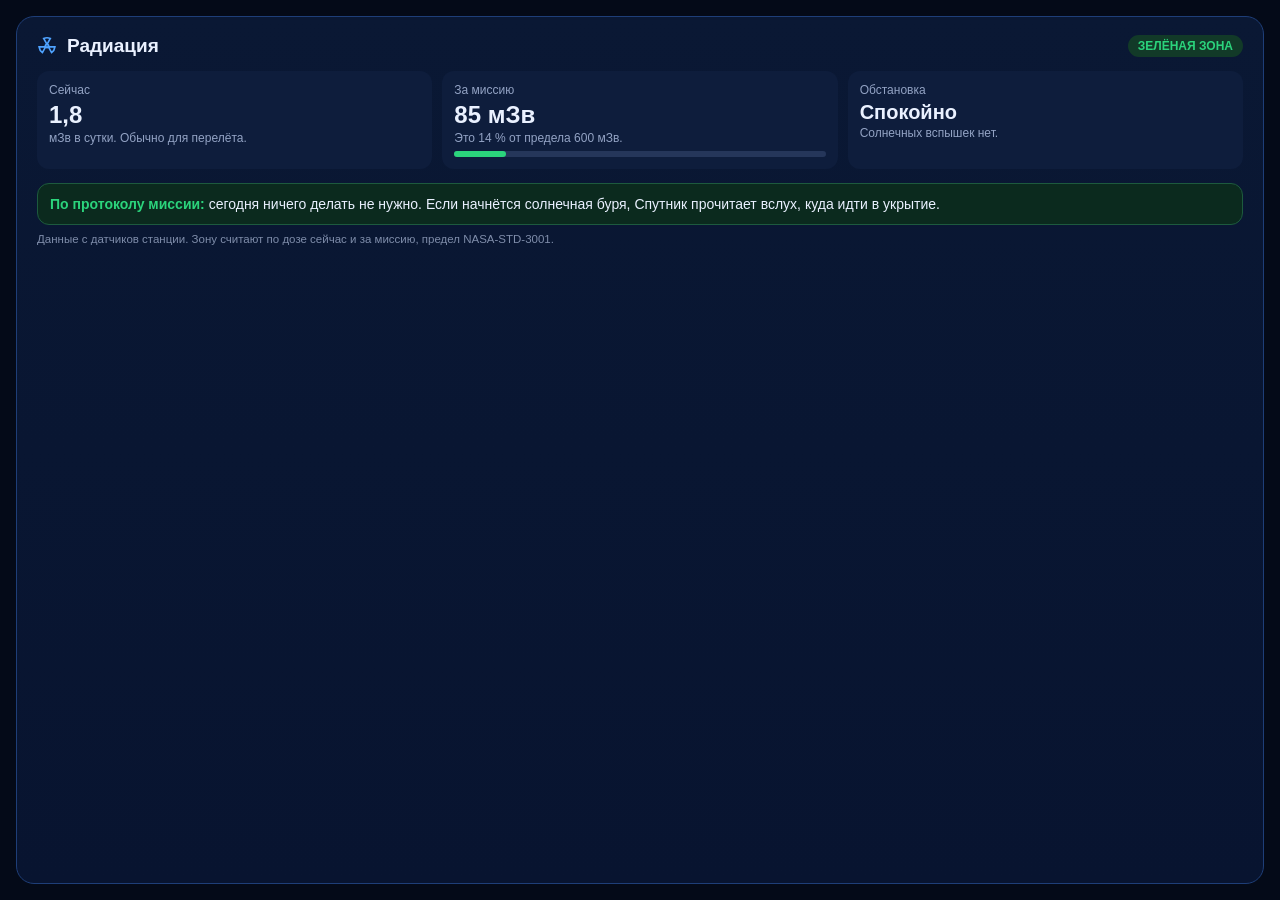
<file: design/prinyato/html/radiaciya.html>
<html><head><meta charset="utf-8"><style>
body{margin:0;width:640px;height:340px;background:#040A18;font-family:Inter,sans-serif;color:#EAF1FF}
.c{position:absolute;inset:16px;background:linear-gradient(180deg,#0A1834,#081430);border:1px solid #1E3E78;border-radius:18px;padding:18px 20px}
.h{display:flex;align-items:center;gap:10px;font-size:19px;font-weight:700}
.h span{margin-left:auto;font-size:12px;font-weight:700;background:#123A28;color:#2BD47C;border-radius:999px;padding:4px 10px}
.g{display:grid;grid-template-columns:1fr 1fr 1fr;gap:10px;margin-top:14px}
.t{background:#0E1D3C;border-radius:12px;padding:12px}
.t .k{font-size:12px;color:#93A3C4}.t b{display:block;font-size:24px;margin:4px 0 2px}.t small{font-size:12px;color:#93A3C4}
.bar{height:6px;border-radius:3px;background:#25365A;margin-top:6px}.bar i{display:block;height:6px;width:14%;border-radius:3px;background:#2BD47C}
.p{margin-top:14px;background:#0B2A1E;border:1px solid #1D5A3E;border-radius:12px;padding:10px 12px;font-size:14px;line-height:1.45}
.p b{color:#2BD47C}.s{margin-top:8px;font-size:11.5px;color:#7F8DAA}
</style></head><body><div class="c">
<div class="h"><svg width="20" height="20" viewBox="0 0 24 24" fill="none" stroke="#4FA3FF" stroke-width="2"><circle cx="12" cy="12" r="2"/><path d="M12 10L8 3a10 10 0 018 0zM10.3 13L2.5 13a10 10 0 004 6.9zM13.7 13l7.8 0a10 10 0 01-4 6.9z"/></svg>Радиация<span>ЗЕЛЁНАЯ ЗОНА</span></div>
<div class="g">
 <div class="t"><div class="k">Сейчас</div><b>1,8</b><small>мЗв в сутки. Обычно для перелёта.</small></div>
 <div class="t"><div class="k">За миссию</div><b>85 мЗв</b><small>Это 14 % от предела 600 мЗв.</small><div class="bar"><i></i></div></div>
 <div class="t"><div class="k">Обстановка</div><b style="font-size:20px">Спокойно</b><small>Солнечных вспышек нет.</small></div>
</div>
<div class="p"><b>По протоколу миссии:</b> сегодня ничего делать не нужно. Если начнётся солнечная буря, Спутник прочитает вслух, куда идти в укрытие.</div>
<div class="s">Данные с датчиков станции. Зону считают по дозе сейчас и за миссию, предел NASA-STD-3001.</div>
</div></body></html>
</file>
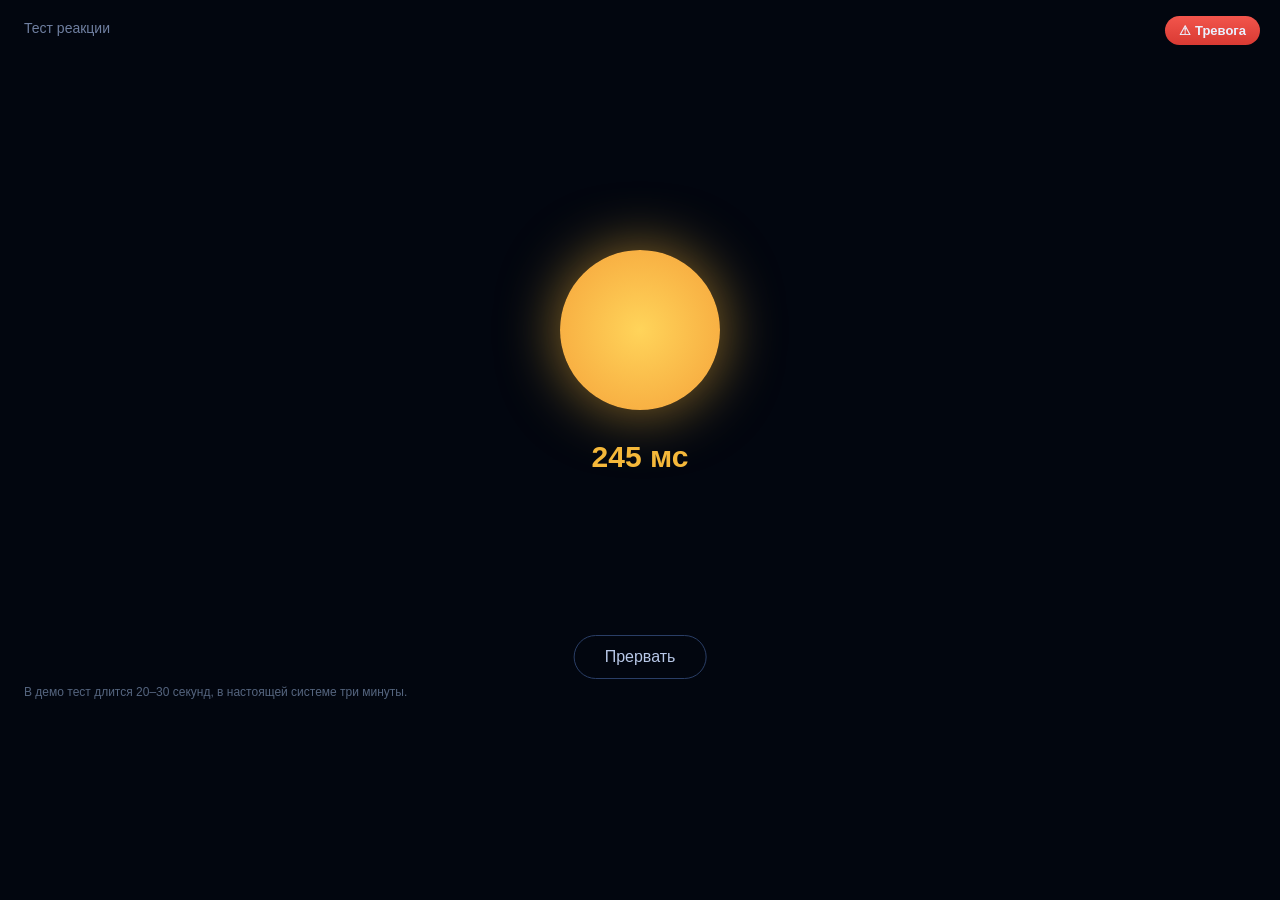
<file: design/prinyato/html/test-reakcii-idet.html>
<html><head><meta charset="utf-8"><style>
body{margin:0;width:1280px;height:719px;background:#02060F;font-family:Inter,sans-serif;color:#EAF1FF;position:relative;overflow:hidden}
.tr{position:absolute;right:20px;top:16px;background:linear-gradient(180deg,#F2554C,#D93A33);border-radius:999px;padding:7px 14px;font-size:13px;font-weight:700}
.st{position:absolute;left:24px;top:20px;font-size:14px;color:#6F7FA0}
.ab{position:absolute;left:50%;bottom:40px;transform:translateX(-50%);border:1px solid #2A3E66;border-radius:999px;padding:12px 30px;font-size:16px;color:#B8C8E8}
.dot{position:absolute;left:560px;top:250px;width:160px;height:160px;border-radius:50%;background:radial-gradient(circle,#FFD45A,#F5A23A);box-shadow:0 0 60px rgba(245,184,58,.6)}
.ms{position:absolute;left:0;right:0;top:440px;text-align:center;font-size:30px;font-weight:700;color:#F5B83A}
.res{position:absolute;left:50%;top:90px;transform:translateX(-50%);width:640px;background:linear-gradient(180deg,#0A1834,#081430);border:1px solid #1E3E78;border-radius:20px;padding:30px 36px}
.res h1{margin:0 0 18px;font-size:26px}
.r{display:flex;justify-content:space-between;padding:12px 0;border-top:1px solid #16305E;font-size:18px}
.r b{font-size:20px}
.z{background:#123A28;color:#2BD47C;border-radius:999px;padding:4px 14px;font-weight:700;font-size:15px}
.tip{margin-top:14px;font-size:17px;color:#B8C8E8}
.go{margin-top:22px;height:56px;border-radius:999px;background:linear-gradient(180deg,#2E8BFF,#1767E0);display:grid;place-items:center;font-weight:700;font-size:18px}
.demo{position:absolute;left:24px;bottom:20px;font-size:12px;color:#55657F}
</style></head><body>
<div class="st">Тест реакции</div><div class="tr">⚠ Тревога</div>
<div class="dot"></div><div class="ms">245 мс</div><div class="ab">Прервать</div>
<div class="demo">В демо тест длится 20–30 секунд, в настоящей системе три минуты.</div>
</body></html>
</file>
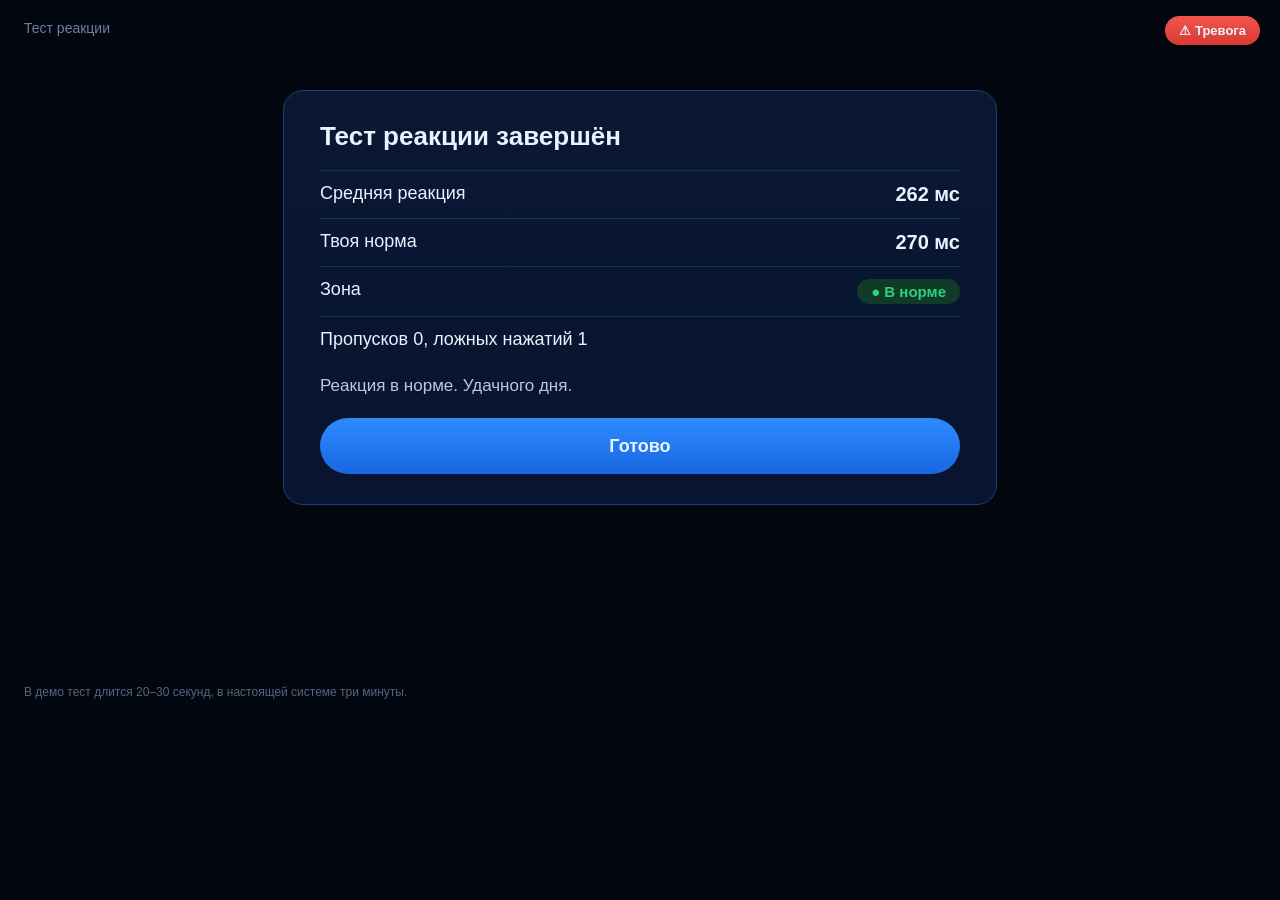
<file: design/prinyato/html/test-reakcii-itog.html>
<html><head><meta charset="utf-8"><style>
body{margin:0;width:1280px;height:719px;background:#02060F;font-family:Inter,sans-serif;color:#EAF1FF;position:relative;overflow:hidden}
.tr{position:absolute;right:20px;top:16px;background:linear-gradient(180deg,#F2554C,#D93A33);border-radius:999px;padding:7px 14px;font-size:13px;font-weight:700}
.st{position:absolute;left:24px;top:20px;font-size:14px;color:#6F7FA0}
.ab{position:absolute;left:50%;bottom:40px;transform:translateX(-50%);border:1px solid #2A3E66;border-radius:999px;padding:12px 30px;font-size:16px;color:#B8C8E8}
.dot{position:absolute;left:560px;top:250px;width:160px;height:160px;border-radius:50%;background:radial-gradient(circle,#FFD45A,#F5A23A);box-shadow:0 0 60px rgba(245,184,58,.6)}
.ms{position:absolute;left:0;right:0;top:440px;text-align:center;font-size:30px;font-weight:700;color:#F5B83A}
.res{position:absolute;left:50%;top:90px;transform:translateX(-50%);width:640px;background:linear-gradient(180deg,#0A1834,#081430);border:1px solid #1E3E78;border-radius:20px;padding:30px 36px}
.res h1{margin:0 0 18px;font-size:26px}
.r{display:flex;justify-content:space-between;padding:12px 0;border-top:1px solid #16305E;font-size:18px}
.r b{font-size:20px}
.z{background:#123A28;color:#2BD47C;border-radius:999px;padding:4px 14px;font-weight:700;font-size:15px}
.tip{margin-top:14px;font-size:17px;color:#B8C8E8}
.go{margin-top:22px;height:56px;border-radius:999px;background:linear-gradient(180deg,#2E8BFF,#1767E0);display:grid;place-items:center;font-weight:700;font-size:18px}
.demo{position:absolute;left:24px;bottom:20px;font-size:12px;color:#55657F}
</style></head><body>
<div class="st">Тест реакции</div><div class="tr">⚠ Тревога</div>
<div class="res"><h1>Тест реакции завершён</h1>
<div class="r"><span>Средняя реакция</span><b>262 мс</b></div>
<div class="r"><span>Твоя норма</span><b>270 мс</b></div>
<div class="r"><span>Зона</span><span class="z">● В норме</span></div>
<div class="r"><span>Пропусков 0, ложных нажатий 1</span></div>
<div class="tip">Реакция в норме. Удачного дня.</div>
<div class="go">Готово</div></div>
<div class="demo">В демо тест длится 20–30 секунд, в настоящей системе три минуты.</div>
</body></html>
</file>
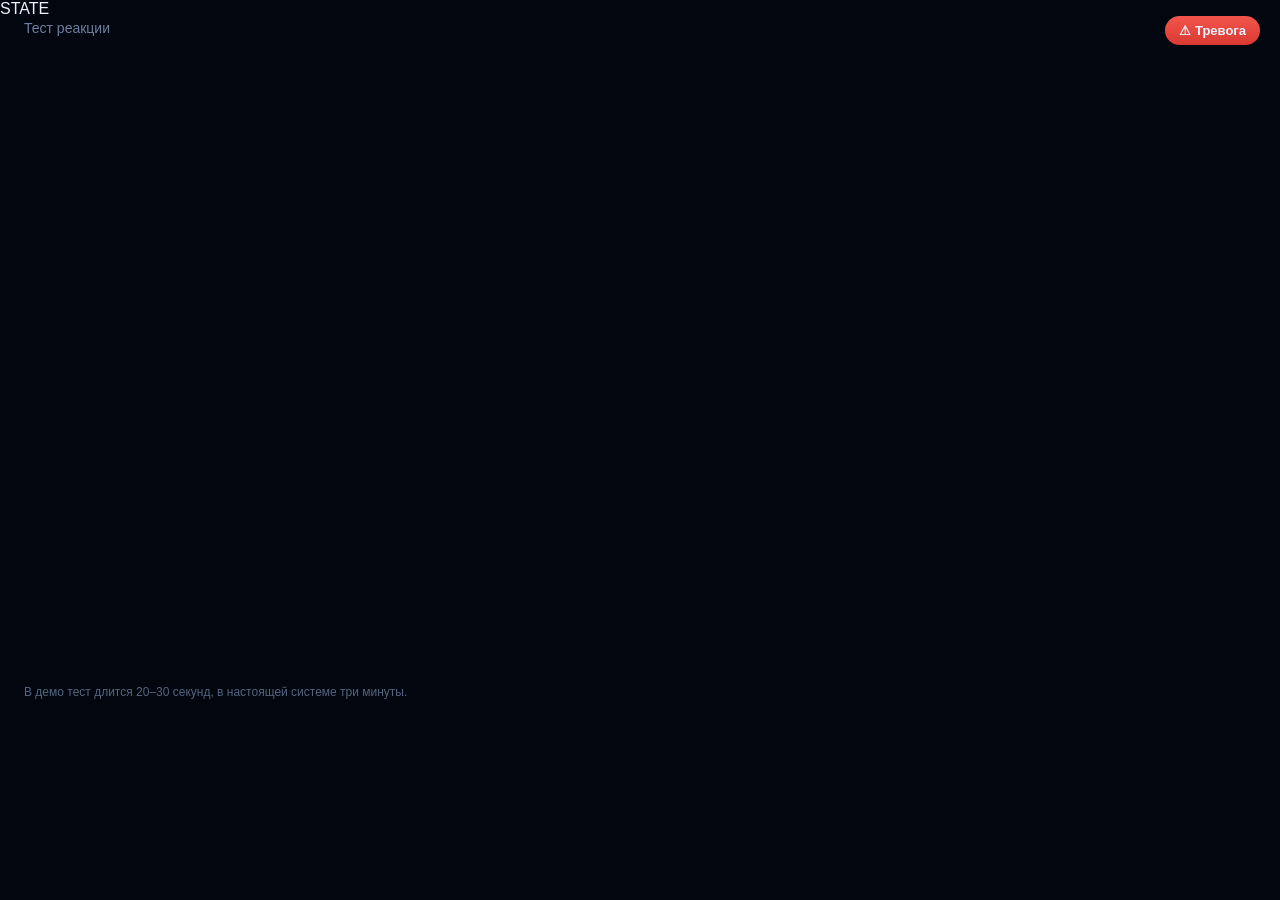
<file: design/prinyato/html/test-reakcii.html>
<html><head><meta charset="utf-8"><style>
body{margin:0;width:1280px;height:719px;background:#02060F;font-family:Inter,sans-serif;color:#EAF1FF;position:relative;overflow:hidden}
.tr{position:absolute;right:20px;top:16px;background:linear-gradient(180deg,#F2554C,#D93A33);border-radius:999px;padding:7px 14px;font-size:13px;font-weight:700}
.st{position:absolute;left:24px;top:20px;font-size:14px;color:#6F7FA0}
.ab{position:absolute;left:50%;bottom:40px;transform:translateX(-50%);border:1px solid #2A3E66;border-radius:999px;padding:12px 30px;font-size:16px;color:#B8C8E8}
.dot{position:absolute;left:560px;top:250px;width:160px;height:160px;border-radius:50%;background:radial-gradient(circle,#FFD45A,#F5A23A);box-shadow:0 0 60px rgba(245,184,58,.6)}
.ms{position:absolute;left:0;right:0;top:440px;text-align:center;font-size:30px;font-weight:700;color:#F5B83A}
.res{position:absolute;left:50%;top:90px;transform:translateX(-50%);width:640px;background:linear-gradient(180deg,#0A1834,#081430);border:1px solid #1E3E78;border-radius:20px;padding:30px 36px}
.res h1{margin:0 0 18px;font-size:26px}
.r{display:flex;justify-content:space-between;padding:12px 0;border-top:1px solid #16305E;font-size:18px}
.r b{font-size:20px}
.z{background:#123A28;color:#2BD47C;border-radius:999px;padding:4px 14px;font-weight:700;font-size:15px}
.tip{margin-top:14px;font-size:17px;color:#B8C8E8}
.go{margin-top:22px;height:56px;border-radius:999px;background:linear-gradient(180deg,#2E8BFF,#1767E0);display:grid;place-items:center;font-weight:700;font-size:18px}
.demo{position:absolute;left:24px;bottom:20px;font-size:12px;color:#55657F}
</style></head><body>
<div class="st">Тест реакции</div><div class="tr">⚠ Тревога</div>
STATE
<div class="demo">В демо тест длится 20–30 секунд, в настоящей системе три минуты.</div>
</body></html>
</file>
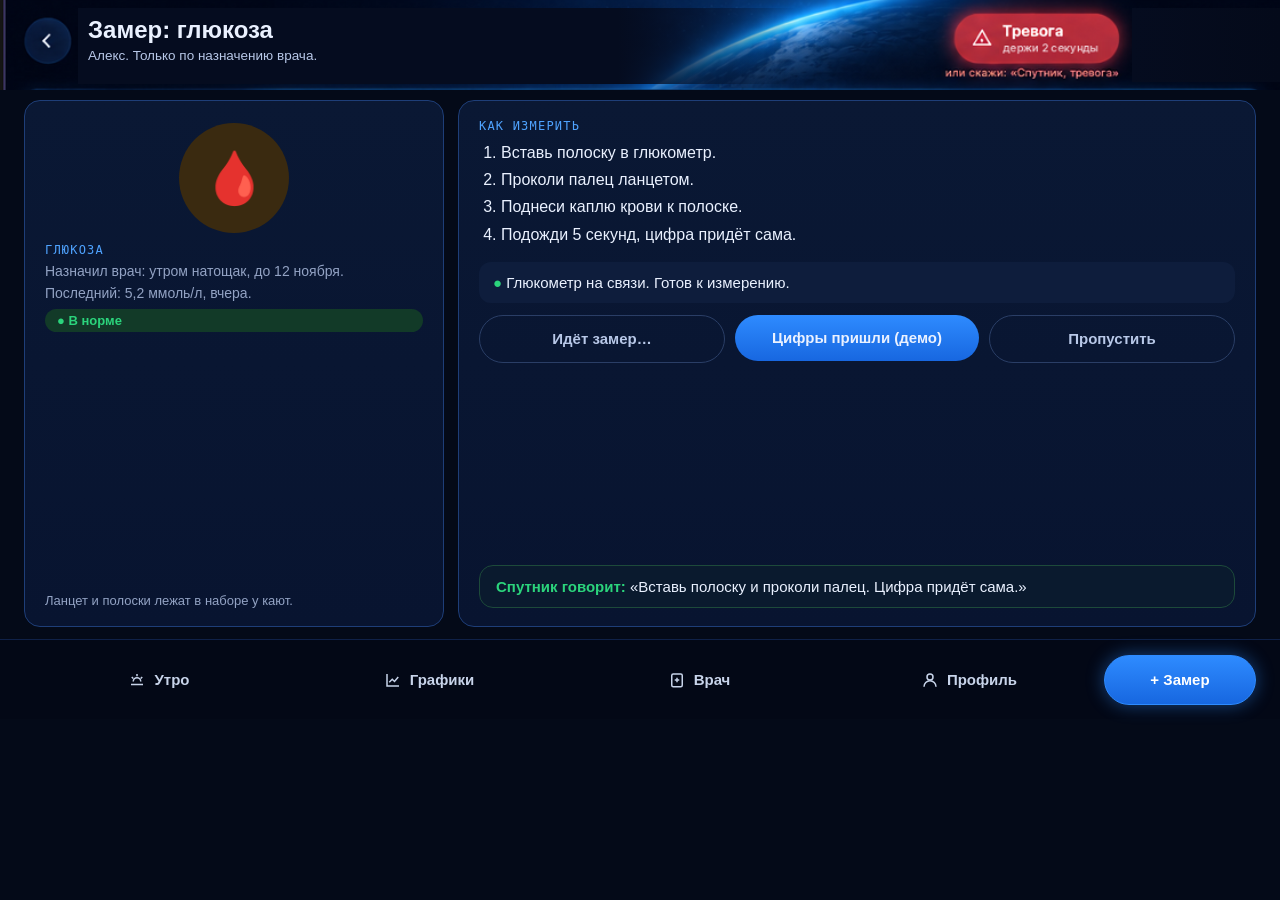
<file: design/prinyato/html/zamer-glukoza.html>
<html><head><meta charset="utf-8"><style>
body{margin:0;width:1280px;height:719px;background:#040A18;font-family:Inter,sans-serif;color:#EAF1FF;position:relative;overflow:hidden}
.hdr{position:absolute;top:0;left:0;width:1280px;height:90px;background:url(hdr.png)}
.ht{position:absolute;left:78px;top:8px;width:720px;height:76px;background:linear-gradient(90deg,#050C1F 75%,rgba(5,12,31,0));padding:8px 10px;box-sizing:border-box}
.ht h1{margin:0;font-size:24px;font-weight:700}.ht p{margin:4px 0 0;font-size:13.5px;color:#B8C8E8}
.nocar{position:absolute;left:1132px;top:8px;width:148px;height:74px;background:linear-gradient(90deg,#050C1F,#040A1A)}
.wrap{position:absolute;top:100px;left:24px;right:24px;bottom:92px;display:grid;grid-template-columns:1fr 1fr 1fr;gap:14px}
.col{display:flex;flex-direction:column;gap:14px;min-height:0}
.card{background:linear-gradient(180deg,#0A1834,#081430);border:1px solid #1E3E78;border-radius:16px;padding:14px 16px}
.h{display:flex;gap:10px;align-items:center;font-size:16px;font-weight:700;margin-bottom:8px}
.h b{font-family:"JetBrains Mono",monospace;color:#4FA3FF;font-size:13px}
.s{font-size:12.5px;color:#93A3C4;line-height:1.45}
.me{display:flex;gap:12px;align-items:center;margin-bottom:8px}
.av{width:54px;height:54px;border-radius:50%;background:radial-gradient(circle at 35% 30%,#3D7BE0,#13306A);display:grid;place-items:center;font-size:22px;font-weight:800;border:2px solid #4FA3FF}
.me .n{font-size:20px;font-weight:700}.me .r{font-size:13px;color:#B8C8E8}
table{width:100%;border-collapse:collapse;font-size:13px}
td{padding:5px 0;border-top:1px solid #16305E}td:nth-child(2){text-align:right;font-weight:700;color:#2BD47C}
.row{display:flex;align-items:center;gap:10px;padding:7px 0;border-top:1px solid #16305E;font-size:13.5px}
.row:first-of-type{border-top:0}.card .row{padding:6px 0}
.row span{flex:1}.row small{display:block;font-size:11.5px;color:#93A3C4;margin-top:1px}
.tg{width:38px;height:22px;border-radius:999px;background:#2E8BFF;position:relative;flex:none}
.tg:after{content:"";position:absolute;right:3px;top:3px;width:16px;height:16px;border-radius:50%;background:#fff}
.tg.off{background:#25365A}.tg.off:after{right:auto;left:3px}
.tg.lock{background:#3A4A6A;opacity:.7}
.red{margin-top:6px;background:#2A0E14;border:1px solid #7A2630;border-radius:10px;padding:8px 10px;font-size:12.5px;color:#FF9A92}
.lnk{color:#4FA3FF;font-size:13px;font-weight:600}
.seg{display:flex;gap:4px;background:#0E1D3C;border-radius:999px;padding:3px;font-size:12px}
.seg i{font-style:normal;padding:3px 9px;border-radius:999px;color:#B8C8E8}.seg i.on{background:#2E8BFF;color:#fff}
.bar{width:90px;height:6px;border-radius:3px;background:#25365A;position:relative}.bar i{position:absolute;left:0;top:0;bottom:0;border-radius:3px;background:#4FA3FF}
.out{margin-top:auto;height:48px;border-radius:999px;background:#13203E;border:1px solid #2A3E66;display:grid;place-items:center;font-weight:700;font-size:15px;color:#B8C8E8}
.menu{position:absolute;bottom:0;left:0;width:1280px;height:80px;background:#030816;border-top:1px solid #0F2148;display:flex;align-items:center;padding:0 24px;box-sizing:border-box;gap:0}
.menu a{flex:1;text-align:center;font-size:15px;font-weight:600;color:#C8D4EA;display:flex;justify-content:center;align-items:center;gap:8px;height:48px}
.menu a.on{background:linear-gradient(180deg,#2E8BFF,#1767E0);border-radius:999px;color:#fff;box-shadow:0 0 18px rgba(46,139,255,.45)}
.menu a.z{flex:none;width:150px;border:1px solid #2E8BFF;border-radius:999px}
.menu svg{width:18px;height:18px}
.row i.ok,.row i.no{font-style:normal;width:22px;height:22px;border-radius:50%;display:grid;place-items:center;font-weight:800;flex:none;font-size:13px}.row i.ok{background:#123A28;color:#2BD47C}.row i.no{background:#2A1A22;color:#FF8A7E}
</style><style>
.w{position:absolute;top:100px;left:24px;right:24px;bottom:92px;display:grid;grid-template-columns:420px 1fr;gap:14px}
.c{background:linear-gradient(180deg,#0A1834,#081430);border:1px solid #1E3E78;border-radius:16px;padding:18px 20px;display:flex;flex-direction:column}
.big{font-size:56px;font-weight:800;margin:6px 0 2px}.u{font-size:20px;color:#93A3C4;font-weight:600}
.k{font-family:"JetBrains Mono",monospace;font-size:12px;letter-spacing:.1em;color:#4FA3FF;margin-bottom:6px}
.n{font-size:14px;color:#93A3C4}.zn{display:inline-block;margin-top:8px;background:#123A28;color:#2BD47C;border-radius:999px;padding:4px 12px;font-weight:700;font-size:13px}
.ic{width:110px;height:110px;border-radius:50%;display:grid;place-items:center;margin:4px auto 10px;font-size:52px}
ol{margin:0;padding-left:22px;font-size:16px;line-height:1.7}
.st{margin-top:14px;background:#0E1D3C;border-radius:12px;padding:12px 14px;font-size:15px}
.st b{color:#2BD47C}
.btns{display:flex;gap:10px;margin-top:12px}.btns div{flex:1;height:46px;border-radius:999px;display:grid;place-items:center;font-weight:700;font-size:15px}
.p{background:linear-gradient(180deg,#2E8BFF,#1767E0)}.g{border:1px solid #2A3E66;color:#B8C8E8}
.sp{margin-top:auto;background:#0A1A2E;border:1px solid #1D4A3A;border-radius:14px;padding:12px 16px;font-size:15px}.sp b{color:#2BD47C}
.note{font-size:13px;color:#93A3C4;margin-top:8px}
</style></head><body>
<div class="hdr"></div>
<div class="ht"><h1>Замер: глюкоза</h1><p>Алекс. Только по назначению врача.</p></div>
<div class="nocar"></div>
<div class="w"><div class="c"><div class="ic" style="background:#3A2A10">🩸</div><div class="k">ГЛЮКОЗА</div><div class="n">Назначил врач: утром натощак, до 12 ноября.</div><div class="n" style="margin-top:6px">Последний: 5,2 ммоль/л, вчера.</div><span class="zn">● В норме</span><div class="note" style="margin-top:auto">Ланцет и полоски лежат в наборе у кают.</div></div><div class="c"><div class="k">КАК ИЗМЕРИТЬ</div><ol><li>Вставь полоску в глюкометр.</li><li>Проколи палец ланцетом.</li><li>Поднеси каплю крови к полоске.</li><li>Подожди 5 секунд, цифра придёт сама.</li></ol>
<div class="st"><b>●</b> Глюкометр на связи. Готов к измерению.</div>
<div class="btns"><div class="g">Идёт замер…</div><div class="p">Цифры пришли (демо)</div><div class="g">Пропустить</div></div>
<div class="sp"><b>Спутник говорит:</b> «Вставь полоску и проколи палец. Цифра придёт сама.»</div></div></div>
<div class="menu">
 <a><svg viewBox="0 0 24 24" fill="none" stroke="currentColor" stroke-width="2"><path d="M4 18h16M7 14a5 5 0 0110 0M12 4v3M5 8l2 2M19 8l-2 2"/></svg>Утро</a>
 <a><svg viewBox="0 0 24 24" fill="none" stroke="currentColor" stroke-width="2"><path d="M4 4v16h16M7 15l4-4 3 3 5-6"/></svg>Графики</a>
 <a><svg viewBox="0 0 24 24" fill="none" stroke="currentColor" stroke-width="2"><rect x="5" y="4" width="14" height="17" rx="2"/><path d="M12 9v6M9 12h6"/></svg>Врач</a>
 <a><svg viewBox="0 0 24 24" fill="none" stroke="currentColor" stroke-width="2"><circle cx="12" cy="8" r="4"/><path d="M4 21a8 8 0 0116 0"/></svg>Профиль</a>
 <a class="z on">+ Замер</a>
</div>
</body></html>
</file>
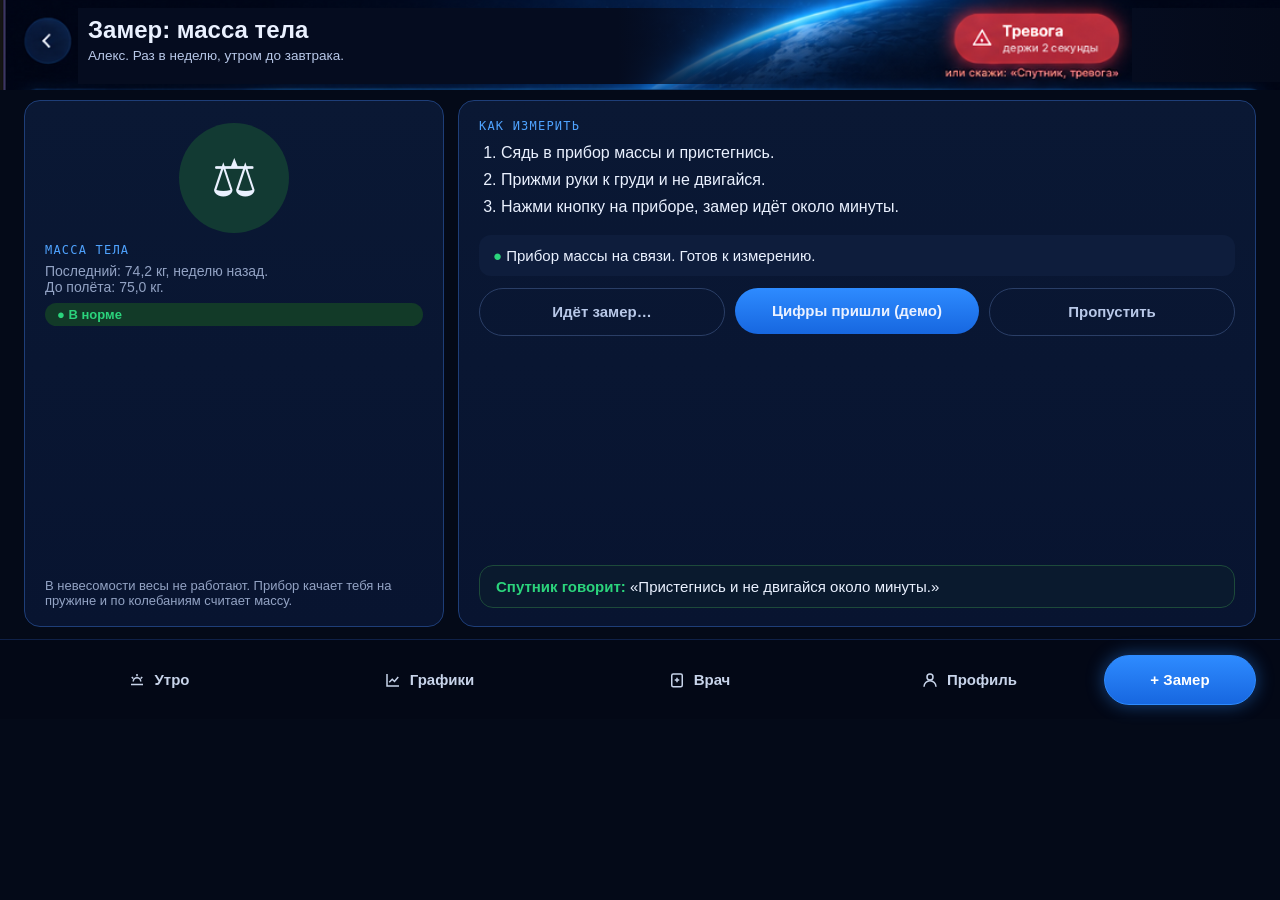
<file: design/prinyato/html/zamer-massa.html>
<html><head><meta charset="utf-8"><style>
body{margin:0;width:1280px;height:719px;background:#040A18;font-family:Inter,sans-serif;color:#EAF1FF;position:relative;overflow:hidden}
.hdr{position:absolute;top:0;left:0;width:1280px;height:90px;background:url(hdr.png)}
.ht{position:absolute;left:78px;top:8px;width:720px;height:76px;background:linear-gradient(90deg,#050C1F 75%,rgba(5,12,31,0));padding:8px 10px;box-sizing:border-box}
.ht h1{margin:0;font-size:24px;font-weight:700}.ht p{margin:4px 0 0;font-size:13.5px;color:#B8C8E8}
.nocar{position:absolute;left:1132px;top:8px;width:148px;height:74px;background:linear-gradient(90deg,#050C1F,#040A1A)}
.wrap{position:absolute;top:100px;left:24px;right:24px;bottom:92px;display:grid;grid-template-columns:1fr 1fr 1fr;gap:14px}
.col{display:flex;flex-direction:column;gap:14px;min-height:0}
.card{background:linear-gradient(180deg,#0A1834,#081430);border:1px solid #1E3E78;border-radius:16px;padding:14px 16px}
.h{display:flex;gap:10px;align-items:center;font-size:16px;font-weight:700;margin-bottom:8px}
.h b{font-family:"JetBrains Mono",monospace;color:#4FA3FF;font-size:13px}
.s{font-size:12.5px;color:#93A3C4;line-height:1.45}
.me{display:flex;gap:12px;align-items:center;margin-bottom:8px}
.av{width:54px;height:54px;border-radius:50%;background:radial-gradient(circle at 35% 30%,#3D7BE0,#13306A);display:grid;place-items:center;font-size:22px;font-weight:800;border:2px solid #4FA3FF}
.me .n{font-size:20px;font-weight:700}.me .r{font-size:13px;color:#B8C8E8}
table{width:100%;border-collapse:collapse;font-size:13px}
td{padding:5px 0;border-top:1px solid #16305E}td:nth-child(2){text-align:right;font-weight:700;color:#2BD47C}
.row{display:flex;align-items:center;gap:10px;padding:7px 0;border-top:1px solid #16305E;font-size:13.5px}
.row:first-of-type{border-top:0}.card .row{padding:6px 0}
.row span{flex:1}.row small{display:block;font-size:11.5px;color:#93A3C4;margin-top:1px}
.tg{width:38px;height:22px;border-radius:999px;background:#2E8BFF;position:relative;flex:none}
.tg:after{content:"";position:absolute;right:3px;top:3px;width:16px;height:16px;border-radius:50%;background:#fff}
.tg.off{background:#25365A}.tg.off:after{right:auto;left:3px}
.tg.lock{background:#3A4A6A;opacity:.7}
.red{margin-top:6px;background:#2A0E14;border:1px solid #7A2630;border-radius:10px;padding:8px 10px;font-size:12.5px;color:#FF9A92}
.lnk{color:#4FA3FF;font-size:13px;font-weight:600}
.seg{display:flex;gap:4px;background:#0E1D3C;border-radius:999px;padding:3px;font-size:12px}
.seg i{font-style:normal;padding:3px 9px;border-radius:999px;color:#B8C8E8}.seg i.on{background:#2E8BFF;color:#fff}
.bar{width:90px;height:6px;border-radius:3px;background:#25365A;position:relative}.bar i{position:absolute;left:0;top:0;bottom:0;border-radius:3px;background:#4FA3FF}
.out{margin-top:auto;height:48px;border-radius:999px;background:#13203E;border:1px solid #2A3E66;display:grid;place-items:center;font-weight:700;font-size:15px;color:#B8C8E8}
.menu{position:absolute;bottom:0;left:0;width:1280px;height:80px;background:#030816;border-top:1px solid #0F2148;display:flex;align-items:center;padding:0 24px;box-sizing:border-box;gap:0}
.menu a{flex:1;text-align:center;font-size:15px;font-weight:600;color:#C8D4EA;display:flex;justify-content:center;align-items:center;gap:8px;height:48px}
.menu a.on{background:linear-gradient(180deg,#2E8BFF,#1767E0);border-radius:999px;color:#fff;box-shadow:0 0 18px rgba(46,139,255,.45)}
.menu a.z{flex:none;width:150px;border:1px solid #2E8BFF;border-radius:999px}
.menu svg{width:18px;height:18px}
.row i.ok,.row i.no{font-style:normal;width:22px;height:22px;border-radius:50%;display:grid;place-items:center;font-weight:800;flex:none;font-size:13px}.row i.ok{background:#123A28;color:#2BD47C}.row i.no{background:#2A1A22;color:#FF8A7E}
</style><style>
.w{position:absolute;top:100px;left:24px;right:24px;bottom:92px;display:grid;grid-template-columns:420px 1fr;gap:14px}
.c{background:linear-gradient(180deg,#0A1834,#081430);border:1px solid #1E3E78;border-radius:16px;padding:18px 20px;display:flex;flex-direction:column}
.big{font-size:56px;font-weight:800;margin:6px 0 2px}.u{font-size:20px;color:#93A3C4;font-weight:600}
.k{font-family:"JetBrains Mono",monospace;font-size:12px;letter-spacing:.1em;color:#4FA3FF;margin-bottom:6px}
.n{font-size:14px;color:#93A3C4}.zn{display:inline-block;margin-top:8px;background:#123A28;color:#2BD47C;border-radius:999px;padding:4px 12px;font-weight:700;font-size:13px}
.ic{width:110px;height:110px;border-radius:50%;display:grid;place-items:center;margin:4px auto 10px;font-size:52px}
ol{margin:0;padding-left:22px;font-size:16px;line-height:1.7}
.st{margin-top:14px;background:#0E1D3C;border-radius:12px;padding:12px 14px;font-size:15px}
.st b{color:#2BD47C}
.btns{display:flex;gap:10px;margin-top:12px}.btns div{flex:1;height:46px;border-radius:999px;display:grid;place-items:center;font-weight:700;font-size:15px}
.p{background:linear-gradient(180deg,#2E8BFF,#1767E0)}.g{border:1px solid #2A3E66;color:#B8C8E8}
.sp{margin-top:auto;background:#0A1A2E;border:1px solid #1D4A3A;border-radius:14px;padding:12px 16px;font-size:15px}.sp b{color:#2BD47C}
.note{font-size:13px;color:#93A3C4;margin-top:8px}
</style></head><body>
<div class="hdr"></div>
<div class="ht"><h1>Замер: масса тела</h1><p>Алекс. Раз в неделю, утром до завтрака.</p></div>
<div class="nocar"></div>
<div class="w"><div class="c"><div class="ic" style="background:#123A33">⚖</div><div class="k">МАССА ТЕЛА</div><div class="n">Последний: 74,2 кг, неделю назад.</div><div class="n">До полёта: 75,0 кг.</div><span class="zn">● В норме</span><div class="note" style="margin-top:auto">В невесомости весы не работают. Прибор качает тебя на пружине и по колебаниям считает массу.</div></div><div class="c"><div class="k">КАК ИЗМЕРИТЬ</div><ol><li>Сядь в прибор массы и пристегнись.</li><li>Прижми руки к груди и не двигайся.</li><li>Нажми кнопку на приборе, замер идёт около минуты.</li></ol>
<div class="st"><b>●</b> Прибор массы на связи. Готов к измерению.</div>
<div class="btns"><div class="g">Идёт замер…</div><div class="p">Цифры пришли (демо)</div><div class="g">Пропустить</div></div>
<div class="sp"><b>Спутник говорит:</b> «Пристегнись и не двигайся около минуты.»</div></div></div>
<div class="menu">
 <a><svg viewBox="0 0 24 24" fill="none" stroke="currentColor" stroke-width="2"><path d="M4 18h16M7 14a5 5 0 0110 0M12 4v3M5 8l2 2M19 8l-2 2"/></svg>Утро</a>
 <a><svg viewBox="0 0 24 24" fill="none" stroke="currentColor" stroke-width="2"><path d="M4 4v16h16M7 15l4-4 3 3 5-6"/></svg>Графики</a>
 <a><svg viewBox="0 0 24 24" fill="none" stroke="currentColor" stroke-width="2"><rect x="5" y="4" width="14" height="17" rx="2"/><path d="M12 9v6M9 12h6"/></svg>Врач</a>
 <a><svg viewBox="0 0 24 24" fill="none" stroke="currentColor" stroke-width="2"><circle cx="12" cy="8" r="4"/><path d="M4 21a8 8 0 0116 0"/></svg>Профиль</a>
 <a class="z on">+ Замер</a>
</div>
</body></html>
</file>
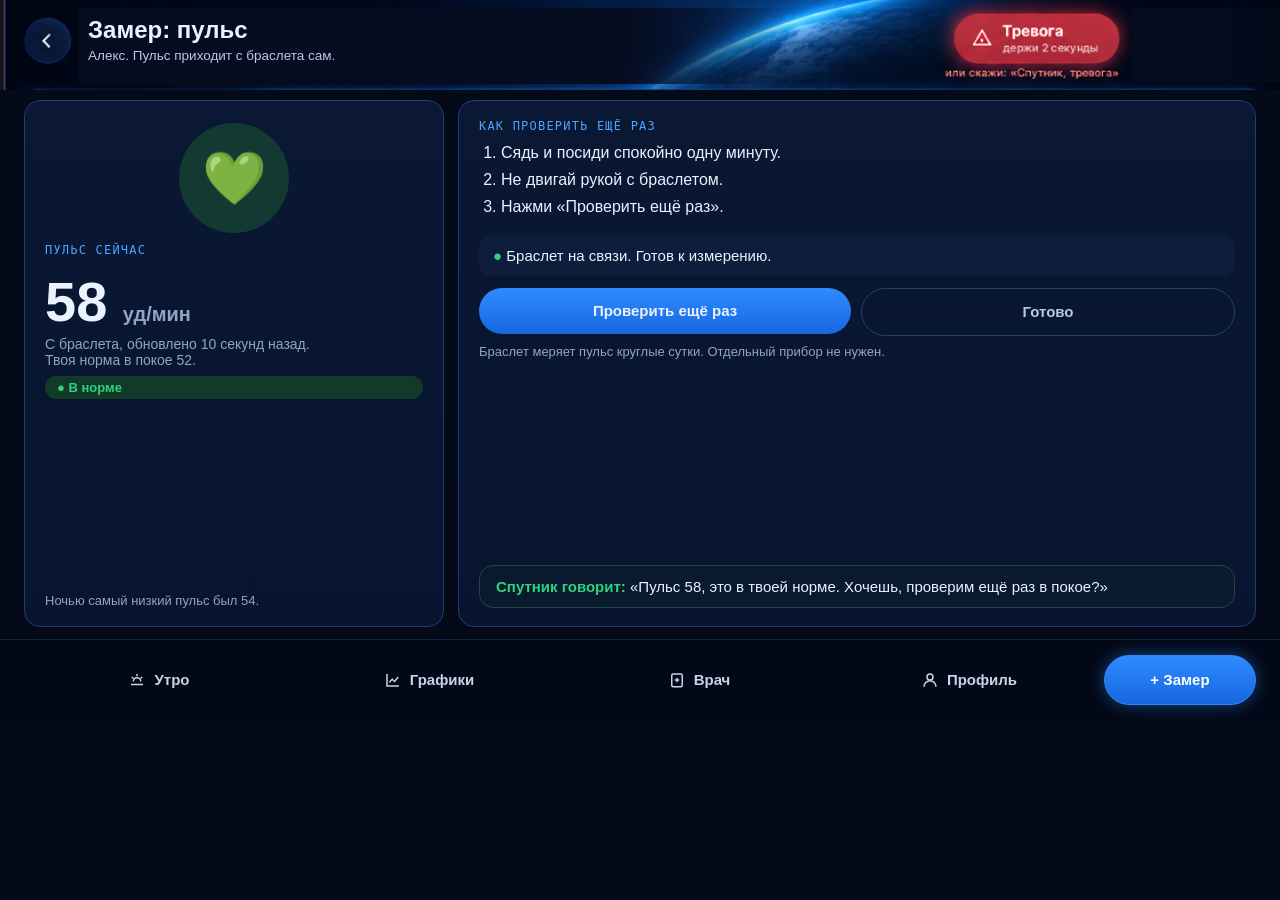
<file: design/prinyato/html/zamer-puls.html>
<html><head><meta charset="utf-8"><style>
body{margin:0;width:1280px;height:719px;background:#040A18;font-family:Inter,sans-serif;color:#EAF1FF;position:relative;overflow:hidden}
.hdr{position:absolute;top:0;left:0;width:1280px;height:90px;background:url(hdr.png)}
.ht{position:absolute;left:78px;top:8px;width:720px;height:76px;background:linear-gradient(90deg,#050C1F 75%,rgba(5,12,31,0));padding:8px 10px;box-sizing:border-box}
.ht h1{margin:0;font-size:24px;font-weight:700}.ht p{margin:4px 0 0;font-size:13.5px;color:#B8C8E8}
.nocar{position:absolute;left:1132px;top:8px;width:148px;height:74px;background:linear-gradient(90deg,#050C1F,#040A1A)}
.wrap{position:absolute;top:100px;left:24px;right:24px;bottom:92px;display:grid;grid-template-columns:1fr 1fr 1fr;gap:14px}
.col{display:flex;flex-direction:column;gap:14px;min-height:0}
.card{background:linear-gradient(180deg,#0A1834,#081430);border:1px solid #1E3E78;border-radius:16px;padding:14px 16px}
.h{display:flex;gap:10px;align-items:center;font-size:16px;font-weight:700;margin-bottom:8px}
.h b{font-family:"JetBrains Mono",monospace;color:#4FA3FF;font-size:13px}
.s{font-size:12.5px;color:#93A3C4;line-height:1.45}
.me{display:flex;gap:12px;align-items:center;margin-bottom:8px}
.av{width:54px;height:54px;border-radius:50%;background:radial-gradient(circle at 35% 30%,#3D7BE0,#13306A);display:grid;place-items:center;font-size:22px;font-weight:800;border:2px solid #4FA3FF}
.me .n{font-size:20px;font-weight:700}.me .r{font-size:13px;color:#B8C8E8}
table{width:100%;border-collapse:collapse;font-size:13px}
td{padding:5px 0;border-top:1px solid #16305E}td:nth-child(2){text-align:right;font-weight:700;color:#2BD47C}
.row{display:flex;align-items:center;gap:10px;padding:7px 0;border-top:1px solid #16305E;font-size:13.5px}
.row:first-of-type{border-top:0}.card .row{padding:6px 0}
.row span{flex:1}.row small{display:block;font-size:11.5px;color:#93A3C4;margin-top:1px}
.tg{width:38px;height:22px;border-radius:999px;background:#2E8BFF;position:relative;flex:none}
.tg:after{content:"";position:absolute;right:3px;top:3px;width:16px;height:16px;border-radius:50%;background:#fff}
.tg.off{background:#25365A}.tg.off:after{right:auto;left:3px}
.tg.lock{background:#3A4A6A;opacity:.7}
.red{margin-top:6px;background:#2A0E14;border:1px solid #7A2630;border-radius:10px;padding:8px 10px;font-size:12.5px;color:#FF9A92}
.lnk{color:#4FA3FF;font-size:13px;font-weight:600}
.seg{display:flex;gap:4px;background:#0E1D3C;border-radius:999px;padding:3px;font-size:12px}
.seg i{font-style:normal;padding:3px 9px;border-radius:999px;color:#B8C8E8}.seg i.on{background:#2E8BFF;color:#fff}
.bar{width:90px;height:6px;border-radius:3px;background:#25365A;position:relative}.bar i{position:absolute;left:0;top:0;bottom:0;border-radius:3px;background:#4FA3FF}
.out{margin-top:auto;height:48px;border-radius:999px;background:#13203E;border:1px solid #2A3E66;display:grid;place-items:center;font-weight:700;font-size:15px;color:#B8C8E8}
.menu{position:absolute;bottom:0;left:0;width:1280px;height:80px;background:#030816;border-top:1px solid #0F2148;display:flex;align-items:center;padding:0 24px;box-sizing:border-box;gap:0}
.menu a{flex:1;text-align:center;font-size:15px;font-weight:600;color:#C8D4EA;display:flex;justify-content:center;align-items:center;gap:8px;height:48px}
.menu a.on{background:linear-gradient(180deg,#2E8BFF,#1767E0);border-radius:999px;color:#fff;box-shadow:0 0 18px rgba(46,139,255,.45)}
.menu a.z{flex:none;width:150px;border:1px solid #2E8BFF;border-radius:999px}
.menu svg{width:18px;height:18px}
.row i.ok,.row i.no{font-style:normal;width:22px;height:22px;border-radius:50%;display:grid;place-items:center;font-weight:800;flex:none;font-size:13px}.row i.ok{background:#123A28;color:#2BD47C}.row i.no{background:#2A1A22;color:#FF8A7E}
</style><style>
.w{position:absolute;top:100px;left:24px;right:24px;bottom:92px;display:grid;grid-template-columns:420px 1fr;gap:14px}
.c{background:linear-gradient(180deg,#0A1834,#081430);border:1px solid #1E3E78;border-radius:16px;padding:18px 20px;display:flex;flex-direction:column}
.big{font-size:56px;font-weight:800;margin:6px 0 2px}.u{font-size:20px;color:#93A3C4;font-weight:600}
.k{font-family:"JetBrains Mono",monospace;font-size:12px;letter-spacing:.1em;color:#4FA3FF;margin-bottom:6px}
.n{font-size:14px;color:#93A3C4}.zn{display:inline-block;margin-top:8px;background:#123A28;color:#2BD47C;border-radius:999px;padding:4px 12px;font-weight:700;font-size:13px}
.ic{width:110px;height:110px;border-radius:50%;display:grid;place-items:center;margin:4px auto 10px;font-size:52px}
ol{margin:0;padding-left:22px;font-size:16px;line-height:1.7}
.st{margin-top:14px;background:#0E1D3C;border-radius:12px;padding:12px 14px;font-size:15px}
.st b{color:#2BD47C}
.btns{display:flex;gap:10px;margin-top:12px}.btns div{flex:1;height:46px;border-radius:999px;display:grid;place-items:center;font-weight:700;font-size:15px}
.p{background:linear-gradient(180deg,#2E8BFF,#1767E0)}.g{border:1px solid #2A3E66;color:#B8C8E8}
.sp{margin-top:auto;background:#0A1A2E;border:1px solid #1D4A3A;border-radius:14px;padding:12px 16px;font-size:15px}.sp b{color:#2BD47C}
.note{font-size:13px;color:#93A3C4;margin-top:8px}
</style></head><body>
<div class="hdr"></div>
<div class="ht"><h1>Замер: пульс</h1><p>Алекс. Пульс приходит с браслета сам.</p></div>
<div class="nocar"></div>
<div class="w"><div class="c"><div class="ic" style="background:#123A33">💚</div><div class="k">ПУЛЬС СЕЙЧАС</div><div class="big">58 <span class="u">уд/мин</span></div><div class="n">С браслета, обновлено 10 секунд назад.</div><div class="n">Твоя норма в покое 52.</div><span class="zn">● В норме</span><div class="note" style="margin-top:auto">Ночью самый низкий пульс был 54.</div></div><div class="c"><div class="k">КАК ПРОВЕРИТЬ ЕЩЁ РАЗ</div><ol><li>Сядь и посиди спокойно одну минуту.</li><li>Не двигай рукой с браслетом.</li><li>Нажми «Проверить ещё раз».</li></ol>
<div class="st"><b>●</b> Браслет на связи. Готов к измерению.</div>
<div class="btns"><div class="p">Проверить ещё раз</div><div class="g">Готово</div></div>
<div class="note">Браслет меряет пульс круглые сутки. Отдельный прибор не нужен.</div>
<div class="sp"><b>Спутник говорит:</b> «Пульс 58, это в твоей норме. Хочешь, проверим ещё раз в покое?»</div></div></div>
<div class="menu">
 <a><svg viewBox="0 0 24 24" fill="none" stroke="currentColor" stroke-width="2"><path d="M4 18h16M7 14a5 5 0 0110 0M12 4v3M5 8l2 2M19 8l-2 2"/></svg>Утро</a>
 <a><svg viewBox="0 0 24 24" fill="none" stroke="currentColor" stroke-width="2"><path d="M4 4v16h16M7 15l4-4 3 3 5-6"/></svg>Графики</a>
 <a><svg viewBox="0 0 24 24" fill="none" stroke="currentColor" stroke-width="2"><rect x="5" y="4" width="14" height="17" rx="2"/><path d="M12 9v6M9 12h6"/></svg>Врач</a>
 <a><svg viewBox="0 0 24 24" fill="none" stroke="currentColor" stroke-width="2"><circle cx="12" cy="8" r="4"/><path d="M4 21a8 8 0 0116 0"/></svg>Профиль</a>
 <a class="z on">+ Замер</a>
</div>
</body></html>
</file>
<file: board/style.css>
[hidden] { display: none !important; }
:root {
  --bg: #0f141b;
  --col: #161d26;
  --card: #1c2430;
  --line: #2a3442;
  --text: #e6edf3;
  --muted: #9aa7b4;
  --accent: #2dbda8;
  --accent-ink: #062a25;
  --mono: ui-monospace, SFMono-Regular, Menlo, monospace;
}
* { box-sizing: border-box; }
body { margin: 0; background: var(--bg); color: var(--text); font: 15px/1.45 system-ui, -apple-system, "Segoe UI", sans-serif; }
button, input, select, textarea { font: inherit; color: inherit; }
button { background: var(--card); border: 1px solid var(--line); border-radius: 8px; padding: 8px 14px; cursor: pointer; }
button.primary { background: var(--accent); color: var(--accent-ink); border-color: var(--accent); font-weight: 600; }
button:focus-visible, input:focus-visible, select:focus-visible, textarea:focus-visible { outline: 2px solid var(--accent); outline-offset: 2px; }

.top { display: flex; align-items: center; gap: 16px; padding: 20px 24px; }
.top h1 { margin: 0; font-size: 24px; }
.conn { color: var(--muted); font-size: 14px; }
.conn.ok::before { content: "● "; color: var(--accent); }
.top .primary { margin-left: auto; }

.board { display: grid; grid-auto-flow: column; grid-auto-columns: minmax(220px, 1fr); gap: 12px; padding: 0 24px 24px; overflow-x: auto; }
.column { background: var(--col); border-radius: 10px; padding: 14px 10px; min-height: 200px; }
.column h2 { display: flex; justify-content: space-between; margin: 0 6px; font-size: 14px; letter-spacing: .08em; text-transform: uppercase; }
.column h2 span { color: var(--muted); font-family: var(--mono); font-weight: 400; }
.column .sub { margin: 4px 6px 12px; color: var(--muted); font-size: 13px; min-height: 2.6em; }
.column .empty { color: var(--muted); margin: 0 6px; }

.card { background: var(--card); border: 1px solid var(--line); border-radius: 8px; padding: 12px 14px; margin-bottom: 10px; cursor: pointer; }
.card:hover { border-color: #3a4656; }
.card .kind { display: flex; justify-content: space-between; color: var(--muted); font-size: 12px; }
.card .kind a { color: var(--accent); font-family: var(--mono); }
.card h3 { margin: 6px 0 10px; font-size: 16px; }
.tags { display: flex; flex-wrap: wrap; gap: 6px; margin-bottom: 8px; }
.tag { background: #242d3a; border-radius: 4px; padding: 2px 8px; font-size: 13px; color: #c9d4df; }
.tag.ai { font-family: var(--mono); color: var(--accent); border: 1px solid #1f4d47; background: none; }
.tag.block { color: #ffb4a8; }
.status { font-size: 13px; margin: 0 0 10px; }
.status time { font-family: var(--mono); color: var(--muted); margin-right: 4px; }
.card .foot { display: flex; align-items: center; justify-content: space-between; border-top: 1px solid var(--line); padding-top: 8px; }
.card .foot select { background: var(--bg); border: 1px solid var(--line); border-radius: 6px; padding: 4px 6px; max-width: 120px; }
.count { color: var(--muted); font-family: var(--mono); font-size: 13px; }

dialog { max-height: calc(100vh - 32px); overflow: auto; background: var(--col); color: var(--text); border: 1px solid var(--line); border-radius: 12px; padding: 20px; width: min(480px, calc(100vw - 32px)); }
dialog.wide { width: min(1100px, calc(100vw - 32px)); }
dialog::backdrop { background: rgb(0 0 0 / .6); }
dialog h2 { margin: 0; font-size: 18px; }
.dlg-head { display: flex; justify-content: space-between; align-items: center; margin-bottom: 16px; }
label { display: block; margin-bottom: 12px; font-size: 13px; font-weight: 600; }
label input:not([type=checkbox]), label select, label textarea, .comment-box textarea { display: block; width: 100%; margin-top: 6px; background: var(--bg); border: 1px solid var(--line); border-radius: 8px; padding: 10px; font-weight: 400; }
.grid { display: grid; grid-template-columns: 1fr 340px; gap: 20px; }
.side { border: 1px solid var(--line); border-radius: 10px; padding: 14px; }
.field-title { font-size: 13px; font-weight: 600; margin-bottom: 8px; }
.chips { display: flex; flex-wrap: wrap; gap: 6px; }
.chip { display: inline-flex; align-items: center; gap: 6px; border: 1px solid var(--line); border-radius: 999px; padding: 4px 10px; margin: 0; font-weight: 500; }
.hint { color: var(--muted); font-size: 13px; }

.comment-box { margin: 12px 0; }
#editExtra { border-top: 1px solid var(--line); margin-top: 16px; padding-top: 12px; }
#editExtra h3 { margin: 0 0 10px; font-size: 13px; letter-spacing: .08em; text-transform: uppercase; color: var(--muted); }
.comment-actions { display: flex; gap: 8px; margin-top: 8px; }
#cvComments { margin-bottom: 12px; }
.comments { display: grid; gap: 10px; max-height: 40vh; overflow-y: auto; }
.comment { background: var(--card); border-radius: 8px; padding: 10px 12px; }
.comment .who { color: var(--muted); font-size: 12px; margin-bottom: 4px; }
.comment p { margin: 0 0 6px; white-space: pre-wrap; }
.comment img, .md img { max-width: 100%; border-radius: 6px; }
.options { display: flex; flex-wrap: wrap; gap: 6px; }
.options button.rec { border-color: var(--accent); }
details { margin: 14px 0; }
.md { white-space: pre-wrap; }
#cvLink { color: var(--accent); }

@media (max-width: 760px) {
  .top { padding: 16px; flex-wrap: wrap; }
  .board { padding: 0 16px 16px; grid-auto-columns: 82vw; }
  .grid { grid-template-columns: 1fr; }
}
.error { color: #ffb4a8; background: #3a1d1d; border-radius: 8px; padding: 8px 10px; font-size: 14px; }
.save-row { display: flex; justify-content: space-between; gap: 8px; }
button.danger { color: #ffb4a8; }
</file>
